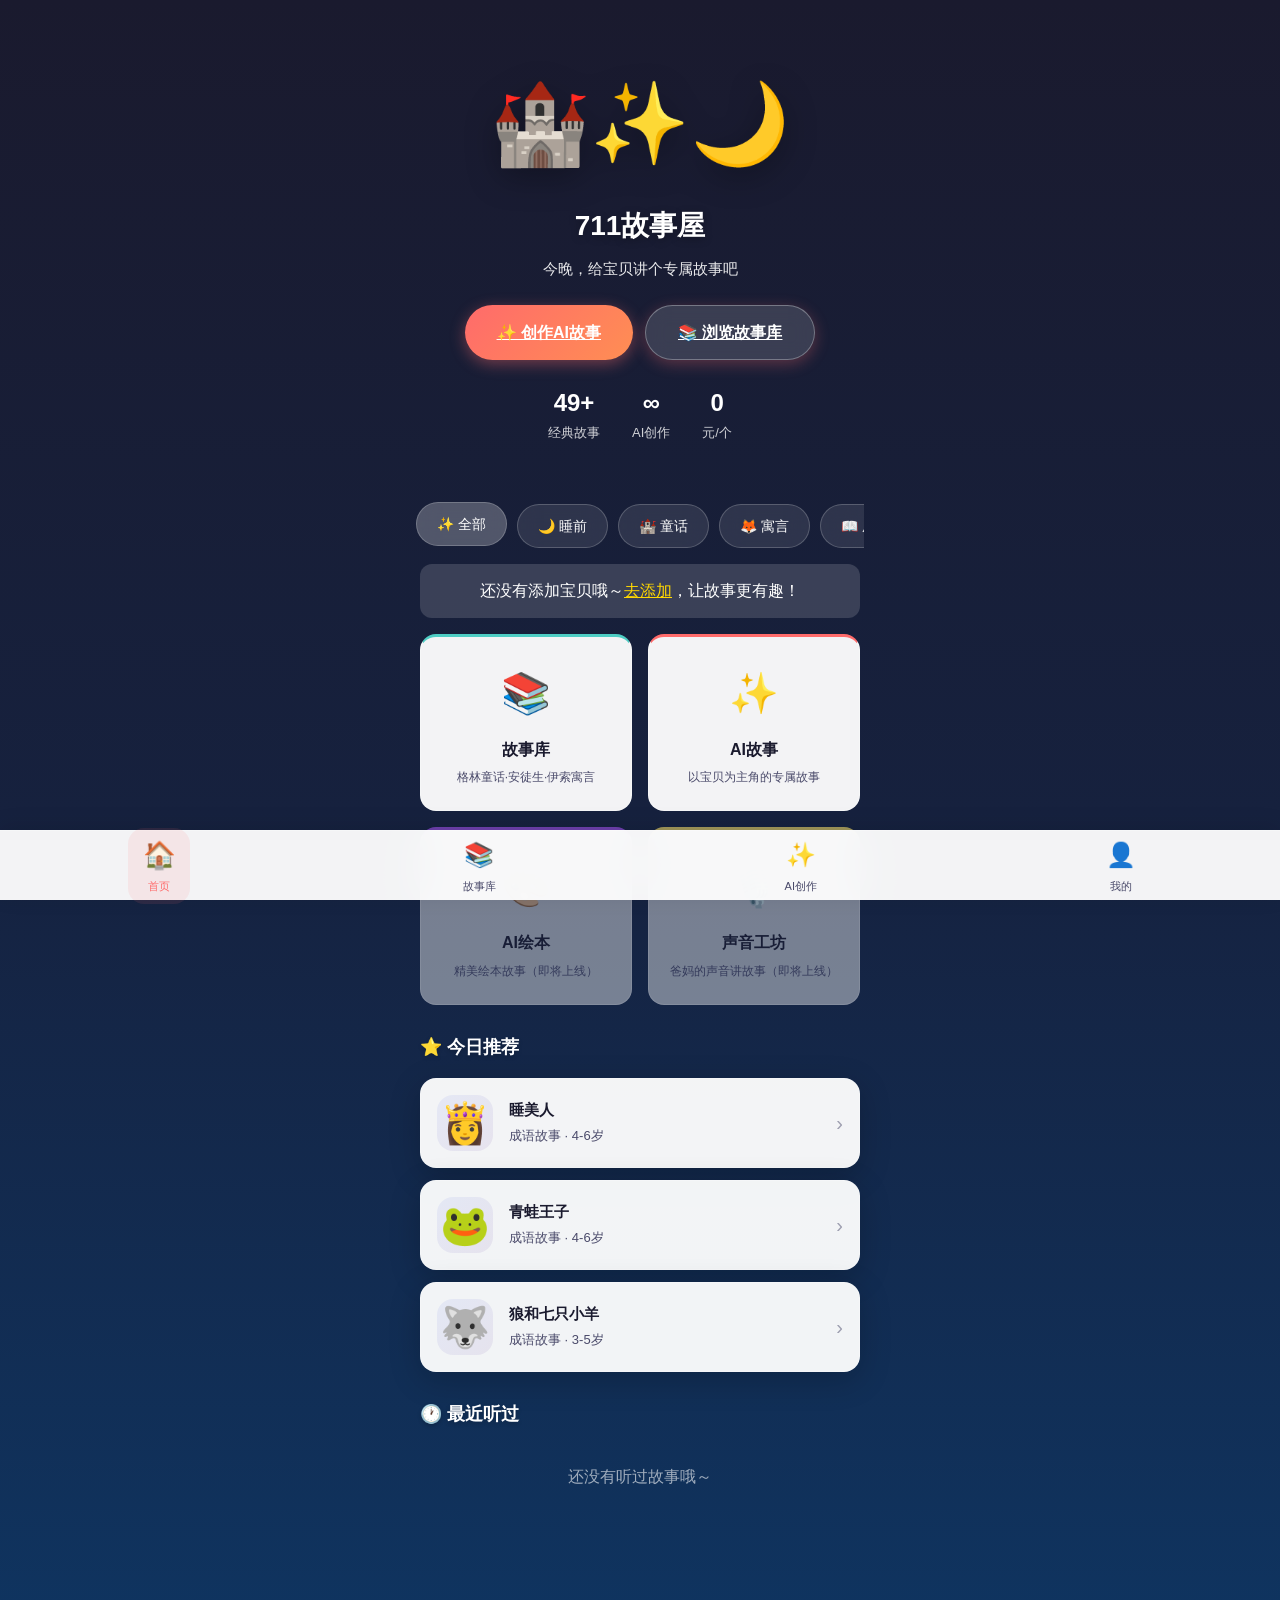
<file: index.html>
<!DOCTYPE html>
<html lang="zh-CN">
<head>
  <meta charset="UTF-8">
  <meta name="viewport" content="width=device-width, initial-scale=1.0, user-scalable=no">
  <title>711故事屋 - 宝贝的专属睡前故事</title>
  <link rel="manifest" href="manifest.json">
  <meta name="theme-color" content="#1a1a2e">
  <meta name="description" content="用AI为宝贝创作专属睡前故事">
  <link rel="stylesheet" href="css/common.css">
  <style>
    /* 首页特有样式 */
    .hero-section {
      text-align: center;
      padding: 40px 0 32px;
      color: #fff;
    }
    
    .hero-illustration {
      font-size: 80px;
      margin-bottom: 16px;
      filter: drop-shadow(0 8px 16px rgba(0,0,0,0.3));
      animation: float 3s ease-in-out infinite;
    }
    
    @keyframes float {
      0%, 100% { transform: translateY(0); }
      50% { transform: translateY(-10px); }
    }
    
    .hero-title {
      font-size: 28px;
      font-weight: 700;
      margin-bottom: 8px;
      text-shadow: 0 2px 8px rgba(0,0,0,0.3);
    }
    
    .hero-subtitle {
      font-size: 15px;
      opacity: 0.9;
      margin-bottom: 24px;
    }
    
    .hero-cta {
      display: flex;
      gap: 12px;
      justify-content: center;
      flex-wrap: wrap;
    }
    
    .btn-primary {
      background: linear-gradient(135deg, #FF6B6B, #FF8E53);
      box-shadow: 0 4px 15px rgba(255,107,107,0.4);
    }
    
    .btn-secondary {
      background: rgba(255,255,255,0.15);
      backdrop-filter: blur(10px);
      border: 1px solid rgba(255,255,255,0.3);
    }
    
    .stats-bar {
      display: flex;
      justify-content: center;
      gap: 32px;
      margin: 24px 0;
      color: rgba(255,255,255,0.8);
      font-size: 13px;
    }
    
    .stats-item {
      text-align: center;
    }
    
    .stats-item .number {
      font-size: 24px;
      font-weight: 700;
      color: #fff;
      display: block;
    }
    
    /* 分类标签 */
    .category-tags {
      display: flex;
      gap: 10px;
      overflow-x: auto;
      padding: 4px 0 16px;
      margin: 0 -4px;
      scrollbar-width: none;
    }
    
    .category-tags::-webkit-scrollbar {
      display: none;
    }
    
    .category-tag {
      flex-shrink: 0;
      padding: 10px 20px;
      background: rgba(255,255,255,0.1);
      backdrop-filter: blur(10px);
      border-radius: 24px;
      color: #fff;
      text-decoration: none;
      font-size: 14px;
      border: 1px solid rgba(255,255,255,0.2);
      transition: all 0.3s;
    }
    
    .category-tag:hover,
    .category-tag.active {
      background: rgba(255,255,255,0.25);
      transform: translateY(-2px);
    }
    
    .category-tag .emoji {
      margin-right: 4px;
    }
  </style>
</head>
<body>
  <div class="container">
    <!-- Hero Section -->
    <div class="hero-section">
      <div class="hero-illustration">🏰✨🌙</div>
      <h1 class="hero-title">711故事屋</h1>
      <p class="hero-subtitle">今晚，给宝贝讲个专属故事吧</p>
      
      <div class="hero-cta">
        <a href="create.html" class="btn btn-primary">✨ 创作AI故事</a>
        <a href="library.html" class="btn btn-secondary">📚 浏览故事库</a>
      </div>
      
      <div class="stats-bar">
        <div class="stats-item">
          <span class="number">49+</span>
          <span>经典故事</span>
        </div>
        <div class="stats-item">
          <span class="number">∞</span>
          <span>AI创作</span>
        </div>
        <div class="stats-item">
          <span class="number">0</span>
          <span>元/个</span>
        </div>
      </div>
    </div>
    
    <!-- 分类标签 -->
    <div class="category-tags">
      <a href="library.html" class="category-tag active"><span class="emoji">✨</span>全部</a>
      <a href="library.html?category=bedtime" class="category-tag"><span class="emoji">🌙</span>睡前</a>
      <a href="library.html?category=fairy" class="category-tag"><span class="emoji">🏰</span>童话</a>
      <a href="library.html?category=fable" class="category-tag"><span class="emoji">🦊</span>寓言</a>
      <a href="library.html?category=idiom" class="category-tag"><span class="emoji">📖</span>成语</a>
    </div>

    <!-- Child Badge -->
    <a href="profile.html" class="child-badge" id="childBadge" style="display:none">
      <span class="avatar" id="childEmoji">👶</span>
      <span id="childName">添加宝贝</span>
    </a>

    <div class="no-child-tip" id="no-child-tip">
      还没有添加宝贝哦～<a href="profile.html">去添加</a>，让故事更有趣！
    </div>

    <!-- Feature Grid -->
    <div class="feature-grid">
      <a href="library.html" class="feature-card">
        <span class="icon">📚</span>
        <h3>故事库</h3>
        <p>格林童话·安徒生·伊索寓言</p>
      </a>
      <a href="create.html" class="feature-card">
        <span class="icon">✨</span>
        <h3>AI故事</h3>
        <p>以宝贝为主角的专属故事</p>
      </a>
      <div class="feature-card coming-soon">
        <span class="icon">🎨</span>
        <h3>AI绘本</h3>
        <p>精美绘本故事（即将上线）</p>
      </div>
      <div class="feature-card coming-soon">
        <span class="icon">🎙️</span>
        <h3>声音工坊</h3>
        <p>爸妈的声音讲故事（即将上线）</p>
      </div>
    </div>

    <!-- 今日推荐 -->
    <div class="section-title">⭐ 今日推荐</div>
    <div id="recommendList"></div>

    <!-- 最近听过 -->
    <div class="section-title">🕐 最近听过</div>
    <div id="recentList"></div>
  </div>

  <nav class="nav-bar">
    <a href="index.html" class="active"><span class="icon">🏠</span>首页</a>
    <a href="library.html"><span class="icon">📚</span>故事库</a>
    <a href="create.html"><span class="icon">✨</span>AI创作</a>
    <a href="profile.html"><span class="icon">👤</span>我的</a>
  </nav>

  <script src="js/utils.js"></script>
  <script src="js/storage.js"></script>
  <script src="js/story-data.js"></script>
  <script src="js/app.js"></script>
  <script>
    // Update child badge
    const child = ChildStore.getDefault();
    if (child) {
      document.getElementById('childBadge').style.display = 'inline-flex';
      document.getElementById('childEmoji').textContent = getGenderEmoji(child.gender);
      document.getElementById('childName').textContent = child.name;
      document.getElementById('no-child-tip').style.display = 'none';
    }

    // Render recommendations
    (function() {
      const list = document.getElementById('recommendList');
      const stories = StoryData.getRandom(3);
      list.innerHTML = stories.map(s => `
        <a href="reader.html?id=${s.id}&source=library" class="story-card">
          <div class="thumb">${s.emoji}</div>
          <div class="info">
            <h4>${s.title}</h4>
            <p>${s.category === 'bedtime' ? '睡前故事' : s.category === 'fairy' ? '童话故事' : s.category === 'fable' ? '寓言故事' : '成语故事'} · ${s.ageRange}岁</p>
          </div>
          <span class="arrow">›</span>
        </a>
      `).join('');
    })();

    // Render recent
    (function() {
      const list = document.getElementById('recentList');
      const history = StoryStore.getHistory().slice(0, 3);
      if (history.length === 0) {
        list.innerHTML = '<div style="color:rgba(255,255,255,0.6);text-align:center;padding:20px;">还没有听过故事哦～</div>';
        return;
      }
      list.innerHTML = history.map(h => {
        const story = StoryData.getById(h.originalId);
        if (!story) return '';
        return `
          <a href="reader.html?id=${story.id}&source=library" class="story-card">
            <div class="thumb">${story.emoji}</div>
            <div class="info">
              <h4>${story.title}</h4>
              <p>${formatDate(h.timestamp)}</p>
            </div>
            <span class="arrow">›</span>
          </a>
        `;
      }).join('');
    })();
  </script>
</body>
</html>
</file>
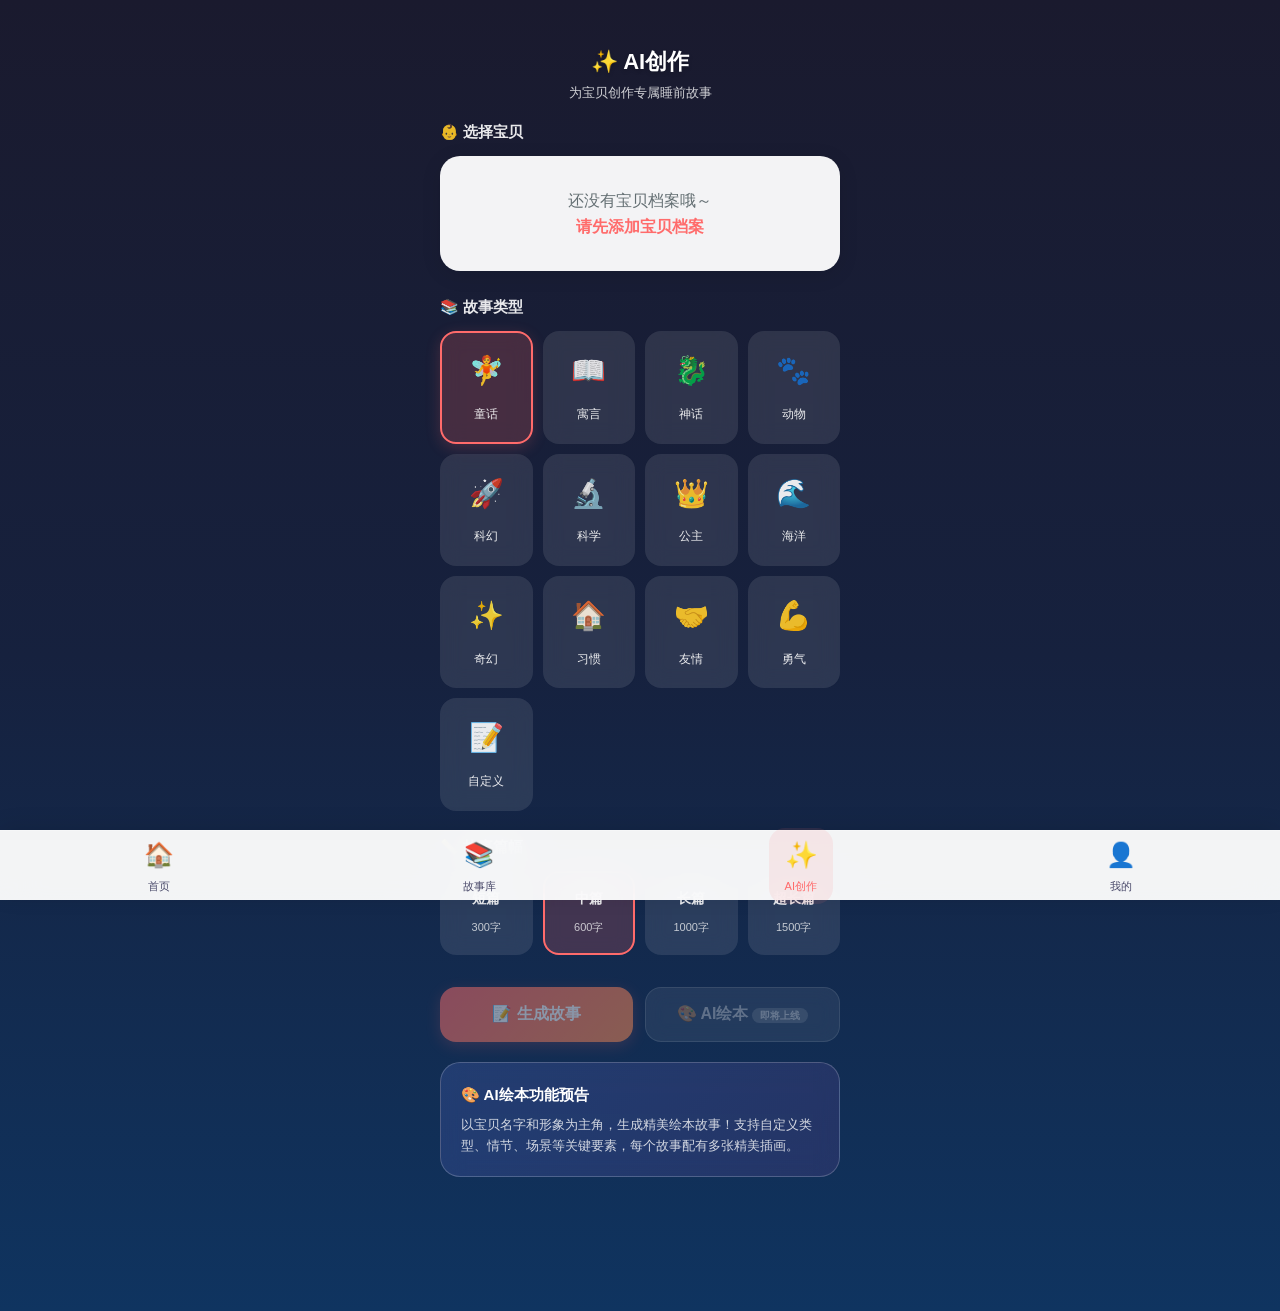
<file: create.html>
<!DOCTYPE html>
<html lang="zh-CN">
<head>
  <meta charset="UTF-8">
  <meta name="viewport" content="width=device-width, initial-scale=1.0, user-scalable=no">
  <title>AI创作 - 711故事屋</title>
  <link rel="stylesheet" href="css/common.css">
  <style>
    .page-header {
      text-align: center;
      padding: 24px 0 16px;
      color: #fff;
    }
    
    .page-header h1 {
      font-size: 22px;
      font-weight: 700;
      text-shadow: 0 2px 4px rgba(0,0,0,0.2);
    }
    
    .page-header p {
      font-size: 13px;
      opacity: 0.8;
      margin-top: 4px;
    }

    .section { 
      margin-bottom: 24px; 
      padding: 0 20px;
    }
    
    .section-label { 
      font-size: 15px; 
      font-weight: 600; 
      color: rgba(255,255,255,0.9); 
      margin-bottom: 12px; 
      display: flex; 
      align-items: center; 
      gap: 8px; 
    }

    /* 孩子选择 */
    .child-list { 
      display: flex; 
      gap: 10px; 
      overflow-x: auto; 
      padding: 4px 0 8px;
      scrollbar-width: none;
    }
    
    .child-list::-webkit-scrollbar { display: none; }
    
    .child-chip { 
      display: flex; 
      align-items: center; 
      gap: 8px; 
      padding: 12px 18px; 
      border-radius: 20px; 
      background: rgba(255,255,255,0.1);
      backdrop-filter: blur(10px);
      cursor: pointer; 
      white-space: nowrap; 
      border: 2px solid transparent; 
      transition: all 0.3s;
      flex-shrink: 0;
      color: rgba(255,255,255,0.9);
    }
    
    .child-chip.selected { 
      border-color: #FF6B6B;
      background: rgba(255,107,107,0.2);
    }
    
    .child-chip .avatar { 
      font-size: 24px; 
    }
    
    .child-chip .cname { 
      font-size: 14px; 
      font-weight: 600;
    }
    
    .no-child-card { 
      background: rgba(255,255,255,0.95);
      border-radius: 20px; 
      padding: 32px; 
      text-align: center; 
      color: #636e72;
      box-shadow: 0 4px 20px rgba(0,0,0,0.1);
    }
    
    .no-child-card a { 
      color: #FF6B6B;
      text-decoration: none;
      font-weight: 600;
    }

    /* 故事类型网格 */
    .type-grid { 
      display: grid; 
      grid-template-columns: repeat(4, 1fr); 
      gap: 10px; 
    }
    
    .type-item { 
      background: rgba(255,255,255,0.1);
      backdrop-filter: blur(10px);
      border-radius: 16px; 
      padding: 16px 8px; 
      text-align: center; 
      cursor: pointer; 
      border: 2px solid transparent; 
      transition: all 0.3s;
      color: rgba(255,255,255,0.9);
    }
    
    .type-item.selected { 
      border-color: #FF6B6B;
      background: rgba(255,107,107,0.2);
      box-shadow: 0 4px 15px rgba(255,107,107,0.2);
    }
    
    .type-item .temoji { 
      font-size: 28px; 
      display: block; 
      margin-bottom: 6px; 
    }
    
    .type-item .tname { 
      font-size: 12px;
      font-weight: 500;
    }

    /* 自定义输入 */
    .custom-input { 
      display: none; 
      margin-top: 12px; 
    }
    
    .custom-input.show { 
      display: block; 
    }
    
    .custom-input textarea { 
      width: 100%; 
      padding: 16px; 
      border: 2px solid rgba(255,255,255,0.2);
      border-radius: 16px; 
      font-size: 15px; 
      resize: none; 
      height: 80px; 
      background: rgba(255,255,255,0.1);
      backdrop-filter: blur(10px);
      color: #fff;
      box-sizing: border-box;
    }
    
    .custom-input textarea::placeholder {
      color: rgba(255,255,255,0.5);
    }
    
    .custom-input textarea:focus {
      outline: none;
      border-color: #FF6B6B;
    }

    /* 篇幅选择 */
    .length-row { 
      display: flex; 
      gap: 10px; 
    }
    
    .length-item { 
      flex: 1; 
      padding: 14px 8px; 
      border-radius: 16px; 
      background: rgba(255,255,255,0.1);
      backdrop-filter: blur(10px);
      text-align: center; 
      cursor: pointer; 
      border: 2px solid transparent; 
      transition: all 0.3s;
      color: rgba(255,255,255,0.9);
    }
    
    .length-item.selected { 
      border-color: #FF6B6B;
      background: rgba(255,107,107,0.2);
    }
    
    .length-item .lname { 
      font-size: 14px; 
      font-weight: 600;
      display: block;
      margin-bottom: 4px;
    }
    
    .length-item .ldesc { 
      font-size: 11px; 
      opacity: 0.8;
    }

    /* 按钮区 */
    .btn-row { 
      display: flex; 
      gap: 12px; 
      margin-top: 32px;
      padding: 0 20px;
    }
    
    .gen-btn { 
      flex: 1; 
      padding: 16px; 
      border: none; 
      border-radius: 16px; 
      font-size: 16px; 
      font-weight: 600; 
      cursor: pointer; 
      transition: all 0.3s;
    }
    
    .gen-btn-text { 
      background: linear-gradient(135deg, #FF6B6B, #FF8E53);
      color: #fff;
      box-shadow: 0 4px 15px rgba(255,107,107,0.3);
    }
    
    .gen-btn-text:hover:not(:disabled) {
      transform: translateY(-2px);
      box-shadow: 0 8px 25px rgba(255,107,107,0.4);
    }
    
    .gen-btn-pic { 
      background: rgba(255,255,255,0.15);
      backdrop-filter: blur(10px);
      color: rgba(255,255,255,0.6);
      border: 1px solid rgba(255,255,255,0.2);
    }
    
    .gen-btn:disabled { 
      opacity: .5; 
      cursor: default; 
    }
    
    .coming-tag { 
      font-size: 10px; 
      background: rgba(255,255,255,.2); 
      padding: 2px 8px; 
      border-radius: 10px; 
      margin-left: 4px; 
    }

    /* 功能预告卡片 */
    .feature-preview {
      margin: 20px;
      padding: 20px;
      background: linear-gradient(135deg, rgba(102,126,234,0.2), rgba(118,75,162,0.2));
      border-radius: 20px;
      border: 1px solid rgba(255,255,255,0.2);
      backdrop-filter: blur(10px);
    }
    
    .feature-preview h3 {
      color: #fff;
      font-size: 15px;
      margin-bottom: 8px;
      display: flex;
      align-items: center;
      gap: 8px;
    }
    
    .feature-preview p {
      color: rgba(255,255,255,0.8);
      font-size: 13px;
      line-height: 1.6;
    }

    /* 加载遮罩 */
    .loading-mask { 
      display: none; 
      position: fixed; 
      inset: 0; 
      background: rgba(0,0,0,.7); 
      z-index: 300; 
      justify-content: center; 
      align-items: center;
      backdrop-filter: blur(5px);
    }
    
    .loading-mask.show { 
      display: flex; 
    }
    
    .loading-box { 
      background: rgba(255,255,255,0.95);
      border-radius: 24px; 
      padding: 48px 40px; 
      text-align: center; 
      max-width: 300px;
      box-shadow: 0 20px 60px rgba(0,0,0,0.3);
    }
    
    .loading-box .spinner { 
      font-size: 56px; 
      animation: spin 2s linear infinite; 
      display: inline-block; 
    }
    
    @keyframes spin { 
      100% { transform: rotate(360deg); } 
    }
    
    .loading-box .ltxt { 
      margin-top: 20px; 
      font-size: 16px; 
      color: #1a1a2e;
      font-weight: 500;
      line-height: 1.6;
    }
  </style>
</head>
<body>
  <div class="container">
    <div class="page-header">
      <h1>✨ AI创作</h1>
      <p>为宝贝创作专属睡前故事</p>
    </div>

    <!-- 选择孩子 -->
    <div class="section">
      <div class="section-label">👶 选择宝贝</div>
      <div id="childArea"></div>
    </div>

    <!-- 故事类型 -->
    <div class="section">
      <div class="section-label">📚 故事类型</div>
      <div class="type-grid" id="typeGrid"></div>
      <div class="custom-input" id="customInput">
        <textarea id="customPrompt" placeholder="比如：教孩子学会分享、不怕黑..."></textarea>
      </div>
    </div>

    <!-- 篇幅 -->
    <div class="section">
      <div class="section-label">📏 故事篇幅</div>
      <div class="length-row" id="lengthRow"></div>
    </div>

    <!-- 按钮 -->
    <div class="btn-row">
      <button class="gen-btn gen-btn-text" id="genTextBtn" onclick="doGenerate()">📝 生成故事</button>
      <button class="gen-btn gen-btn-pic" disabled>🎨 AI绘本<span class="coming-tag">即将上线</span></button>
    </div>
    
    <!-- 功能预告 -->
    <div class="feature-preview">
      <h3>🎨 AI绘本功能预告</h3>
      <p>以宝贝名字和形象为主角，生成精美绘本故事！支持自定义类型、情节、场景等关键要素，每个故事配有多张精美插画。</p>
    </div>
  </div>

  <!-- 加载遮罩 -->
  <div class="loading-mask" id="loadingMask">
    <div class="loading-box">
      <div class="spinner">✨</div>
      <div class="ltxt" id="loadingText">AI正在编织故事...</div>
    </div>
  </div>

  <nav class="nav-bar">
    <a href="index.html"><span class="icon">🏠</span>首页</a>
    <a href="library.html"><span class="icon">📚</span>故事库</a>
    <a href="create.html" class="active"><span class="icon">✨</span>AI创作</a>
    <a href="profile.html"><span class="icon">👤</span>我的</a>
  </nav>

  <script src="js/utils.js?v=4"></script>
  <script src="js/storage.js?v=4"></script>
  <script>
// === INLINED story-ai.js v4.0 (bypass CDN cache) ===
const API_CONFIG = {
  storyUrl: 'https://api.stepfun.com/v1/chat/completions',
  apiKey: '4oS7T7XAKtsj9jA21J0ThpPqbU6UXmVmFeLdEOLLNGpaiGrcHi9Mym5aRNtWnHiix'
};

const StoryAI = {
  API_URL: API_CONFIG.storyUrl,
  API_KEY: API_CONFIG.apiKey,
  MODEL: 'step-3.5-flash',
  
  lengthConfig: {
    short:  { wordCount: 300,  pageCount: 2, desc: '短篇' },
    medium: { wordCount: 600,  pageCount: 4, desc: '中篇' },
    long:   { wordCount: 1000, pageCount: 6, desc: '长篇' },
    extra:  { wordCount: 1500, pageCount: 8, desc: '超长篇' }
  },
  
  typeDesc: {
    fairy: '童话故事', fable: '寓言故事', myth: '神话传说',
    animal: '动物故事', scifi: '科幻冒险', science: '科学探索',
    princess: '公主故事', ocean: '海洋冒险', fantasy: '奇幻冒险',
    habit: '好习惯养成', friendship: '友情故事', courage: '勇气故事',
    custom: '自定义'
  },
  
  safetyGuidelines: '禁止恐怖、焦虑、不当示范、危险行为、复杂负面情绪内容。用温馨安全的方式替代。',
  
  getCognitiveElements(age) {
    if (age <= 3) return '融入基础认知：数数(1-5)、基本颜色、简单形状。句子简短(10字以内)，多用叠词和拟声词';
    if (age <= 4) return '融入基础认知：数数(1-10)、颜色、形状、常见动物。句子简短，适当重复';
    if (age <= 6) return '融入社交认知：情感词汇(开心/难过/骄傲)、社交概念(分享/轮流/说请和谢谢)';
    return '融入成长认知：简单逻辑推理、因果关系、友谊与合作的深层意义';
  },
  
  getLanguageStyle(age) {
    if (age <= 3) return '语言风格：句子极短(5-10字)，节奏重复，多用叠词和拟声词';
    if (age <= 4) return '语言风格：句子简短(10-15字)，节奏舒缓，多用拟声词';
    return '语言风格：优美生动，适当使用形容词，情节完整有起伏';
  },
  
  async generateStory(opts) {
    try { return await this._doGenerate(opts); }
    catch(e) {
      if (window.location.protocol === 'file:') return this._getMockStory(opts.childName, opts.childAge, opts.childGender, opts.storyType);
      throw e;
    }
  },
  
  _getMockStory(childName, childAge, childGender, storyType) {
    return {
      title: childName + '的奇妙冒险',
      pages: [
        { text: '从前，在一个美丽的彩虹山谷里，住着一个叫' + childName + '的小朋友。一天早晨，' + childName + '发现家门口多了一扇神奇的小门。', scene: '彩虹山谷' },
        { text: childName + '推开门，发现了一个奇妙的花园！会说话的花朵、跳舞的蝴蝶。太阳下山了，' + childName + '带着星星种子回到家，做了一个甜甜的梦。', scene: '梦想花园' }
      ],
      tip: '勇敢不是不害怕，而是即使害怕也愿意尝试',
      moral: '善良和勇敢能让世界变得更美好',
      wish: childName + '能永远保持善良和勇敢的心'
    };
  },
  
  async _doGenerate({ childName, childAge, childGender, storyType, customPrompt, length }) {
    const cfg = this.lengthConfig[length] || this.lengthConfig.medium;
    const genderDesc = childGender === 'girl' ? '女孩' : '男孩';
    const pronoun = childGender === 'girl' ? '她' : '他';
    let typeDesc = this.typeDesc[storyType] || '童话故事';
    if (storyType === 'custom' && customPrompt) typeDesc = '关于"' + customPrompt + '"的定制故事';
    
    const scenes = ['魔法森林', '彩虹山谷', '星星湖畔', '云朵城堡', '糖果小镇', '水晶海底'];
    const scene = scenes[Math.floor(Math.random() * scenes.length)];
    
    const prompt = '你是一位专业的儿童睡前故事作家。请为一个叫"' + childName + '"的' + childAge + '岁' + genderDesc + '创作一个睡前故事。主角：' + childName + '（' + genderDesc + '），场景：' + scene + '，类型：' + typeDesc + '，字数：约' + cfg.wordCount + '字，分成' + cfg.pageCount + '个自然段落。风格温馨优美，适当使用拟声词。' + this.getCognitiveElements(childAge) + ' ' + this.getLanguageStyle(childAge) + ' ' + this.safetyGuidelines + ' 请按以下JSON格式输出（只输出JSON）：{"title":"故事标题（包含' + childName + '）","pages":[{"text":"段落内容","scene":"场景画面描述"}],"tip":"给' + childName + '的成长小贴士","moral":"核心道理（一句话）","wish":"对' + childName + '的温馨祝愿"}';
    
    const res = await fetch(this.API_URL, {
      method: 'POST',
      headers: { 'Content-Type': 'application/json', 'Authorization': 'Bearer ' + this.API_KEY },
      body: JSON.stringify({
        model: this.MODEL,
        max_tokens: 4096,
        temperature: 0.8,
        response_format: { type: 'json_object' },
        messages: [
          { role: 'system', content: '你是一个专业的儿童睡前故事创作助手。请始终用中文回复，输出合法的JSON格式，不要输出任何非JSON内容。' },
          { role: 'user', content: prompt }
        ]
      })
    });
    
    if (!res.ok) { const err = await res.text(); throw new Error('API请求失败: ' + res.status); }
    
    const data = await res.json();
    let content = data.choices && data.choices[0] && data.choices[0].message && data.choices[0].message.content || '';
    
    // 清理和修复 JSON
    content = content.trim();
    // 移除可能的 markdown 代码块
    content = content.replace(/^```json\s*/i, '').replace(/```\s*$/i, '');
    content = content.replace(/^```\s*/i, '').replace(/```\s*$/i, '');
    
    // 尝试解析 JSON
    try {
      return JSON.parse(content);
    } catch (parseErr) {
      console.error('JSON解析失败，尝试修复:', parseErr);
      // 尝试修复常见的 JSON 错误
      // 1. 修复未加引号的属性名
      content = content.replace(/([{,]\s*)([a-zA-Z_][a-zA-Z0-9_]*)\s*:/g, '$1"$2":');
      // 2. 修复单引号
      content = content.replace(/'/g, '"');
      // 3. 修复多余的逗号
      content = content.replace(/,\s*([}\]])/g, '$1');
      // 4. 修复缺失的引号（简单情况）
      content = content.replace(/:([a-zA-Z\u4e00-\u9fa5][^,}\]]*)/g, ':"$1"');
      
      try {
        return JSON.parse(content);
      } catch (fixErr) {
        console.error('JSON修复后仍失败:', fixErr);
        throw new Error('AI返回的内容格式不正确，请重试');
      }
    }
  }
};
// === END INLINED ===
  </script>
  <script src="js/app.js?v=4"></script>
  <script>
    // State
    let selectedChildId = null;
    let selectedType = 'fairy';
    let selectedLength = 'medium';

    const storyTypes = [
      { key: 'fairy', emoji: '🧚', name: '童话' },
      { key: 'fable', emoji: '📖', name: '寓言' },
      { key: 'myth', emoji: '🐉', name: '神话' },
      { key: 'animal', emoji: '🐾', name: '动物' },
      { key: 'scifi', emoji: '🚀', name: '科幻' },
      { key: 'science', emoji: '🔬', name: '科学' },
      { key: 'princess', emoji: '👑', name: '公主' },
      { key: 'ocean', emoji: '🌊', name: '海洋' },
      { key: 'fantasy', emoji: '✨', name: '奇幻' },
      { key: 'habit', emoji: '🏠', name: '习惯' },
      { key: 'friendship', emoji: '🤝', name: '友情' },
      { key: 'courage', emoji: '💪', name: '勇气' },
      { key: 'custom', emoji: '📝', name: '自定义' }
    ];

    const lengths = [
      { key: 'short', name: '短篇', desc: '300字' },
      { key: 'medium', name: '中篇', desc: '600字' },
      { key: 'long', name: '长篇', desc: '1000字' },
      { key: 'extra', name: '超长篇', desc: '1500字' }
    ];

    function initPage() {
      // Children
      const children = ChildStore.getAll();
      const area = document.getElementById('childArea');
      if (children.length === 0) {
        area.innerHTML = '<div class="no-child-card">还没有宝贝档案哦～<br><a href="profile.html">请先添加宝贝档案</a></div>';
        document.getElementById('genTextBtn').disabled = true;
      } else {
        selectedChildId = (ChildStore.getDefault() || children[0]).id;
        area.innerHTML = '<div class="child-list">' + children.map(c =>
          `<div class="child-chip ${c.id === selectedChildId ? 'selected' : ''}" onclick="selectChild('${c.id}')">
            <span class="avatar">${getGenderEmoji(c.gender)}</span>
            <span class="cname">${c.name}</span>
          </div>`
        ).join('') + '</div>';
      }

      // Types
      document.getElementById('typeGrid').innerHTML = storyTypes.map(t =>
        `<div class="type-item ${t.key === selectedType ? 'selected' : ''}" onclick="selectType('${t.key}')">
          <span class="temoji">${t.emoji}</span>
          <span class="tname">${t.name}</span>
        </div>`
      ).join('');

      // Lengths
      document.getElementById('lengthRow').innerHTML = lengths.map(l =>
        `<div class="length-item ${l.key === selectedLength ? 'selected' : ''}" onclick="selectLength('${l.key}')">
          <span class="lname">${l.name}</span>
          <span class="ldesc">${l.desc}</span>
        </div>`
      ).join('');
    }

    function selectChild(id) {
      selectedChildId = id;
      document.querySelectorAll('.child-chip').forEach(el => {
        const isSelected = el.getAttribute('onclick').includes(id);
        el.classList.toggle('selected', isSelected);
      });
    }

    function selectType(key) {
      selectedType = key;
      document.querySelectorAll('.type-item').forEach(el => el.classList.remove('selected'));
      event.currentTarget.classList.add('selected');
      document.getElementById('customInput').classList.toggle('show', key === 'custom');
    }

    function selectLength(key) {
      selectedLength = key;
      document.querySelectorAll('.length-item').forEach(el => el.classList.remove('selected'));
      event.currentTarget.classList.add('selected');
    }

    async function doGenerate() {
      const child = ChildStore.get(selectedChildId);
      if (!child) { alert('请先选择宝贝'); return; }

      const customPrompt = document.getElementById('customPrompt').value.trim();
      if (selectedType === 'custom' && !customPrompt) { alert('请输入自定义故事主题'); return; }

      // Show loading
      document.getElementById('loadingText').textContent = `AI正在为${child.name}编织故事... ✨`;
      document.getElementById('loadingMask').classList.add('show');

      try {
        const result = await StoryAI.generateStory({
          childName: child.name,
          childAge: child.age || 5,
          childGender: child.gender,
          storyType: selectedType,
          customPrompt,
          length: selectedLength
        });

        // Save to StoryStore
        const saved = StoryStore.add({
          source: 'ai',
          title: result.title,
          emoji: storyTypes.find(t => t.key === selectedType)?.emoji || '✨',
          category: selectedType,
          childId: child.id,
          childName: child.name,
          pages: result.pages,
          tip: result.tip || '',
          moral: result.moral || '',
          wish: result.wish || '',
          content: result.pages.map(p => p.text).join('\n\n')
        });

        // Navigate to reader
        window.location.href = `reader.html?source=ai&storyId=${saved.id}`;
      } catch(e) {
        console.error(e);
        alert('生成失败：' + e.message);
      } finally {
        document.getElementById('loadingMask').classList.remove('show');
      }
    }

    initPage();
  </script>
</body>
</html>
</file>
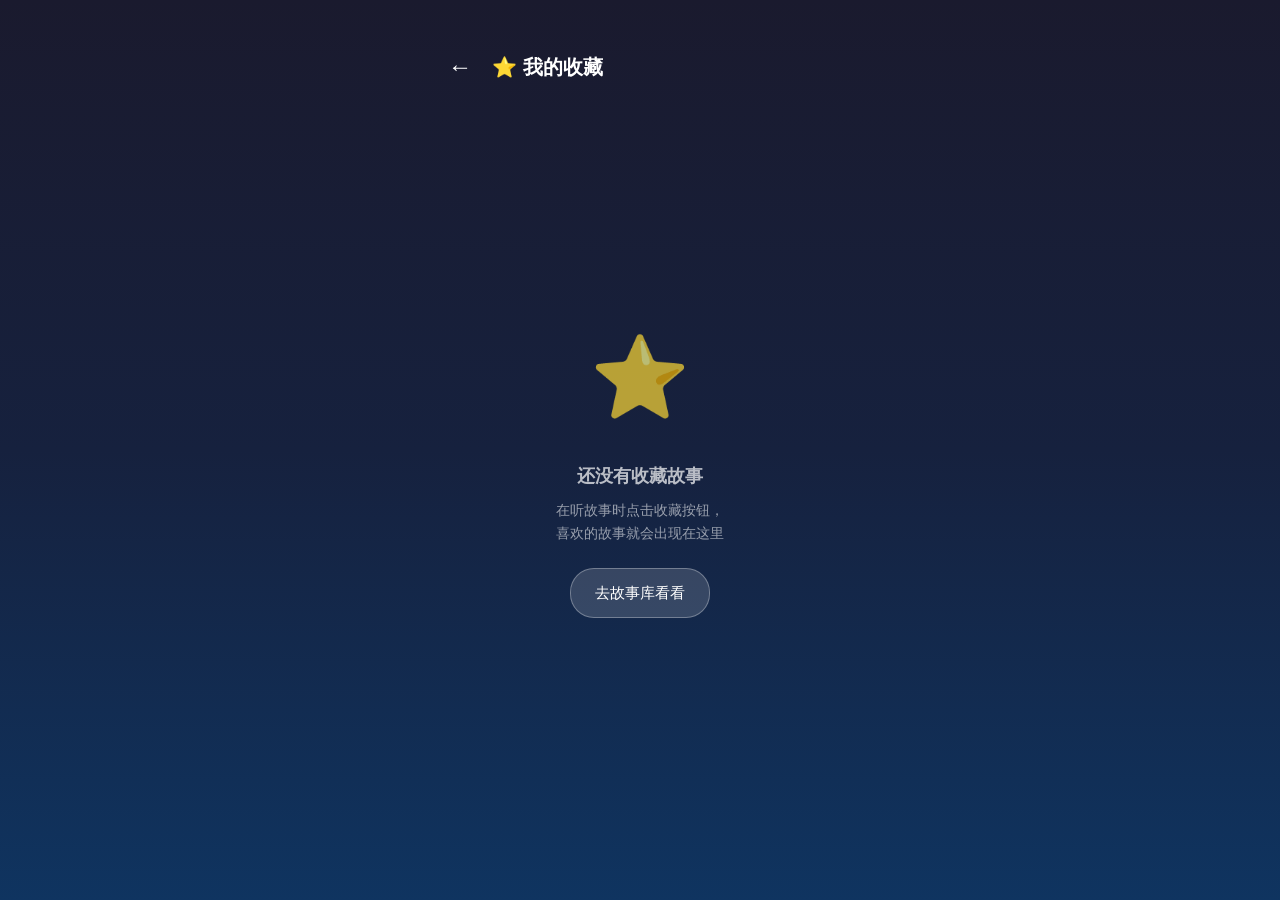
<file: favorites.html>
<!DOCTYPE html>
<html lang="zh-CN">
<head>
  <meta charset="UTF-8">
  <meta name="viewport" content="width=device-width, initial-scale=1.0, user-scalable=no">
  <title>我的收藏 - 711故事屋</title>
  <link rel="stylesheet" href="css/common.css">
  <style>
    .page-header {
      display: flex;
      align-items: center;
      gap: 12px;
      padding: 20px;
      color: #fff;
    }
    
    .back-btn {
      font-size: 24px;
      text-decoration: none;
      color: #fff;
      padding: 8px;
    }
    
    .page-header h1 {
      font-size: 20px;
      font-weight: 700;
    }
    
    .story-list {
      padding: 0 20px 100px;
    }
    
    .story-card {
      display: flex;
      align-items: center;
      gap: 16px;
      background: rgba(255,255,255,0.95);
      border-radius: 20px;
      padding: 16px;
      margin-bottom: 12px;
      box-shadow: 0 4px 20px rgba(0,0,0,0.1);
      text-decoration: none;
      color: #1a1a2e;
      transition: all 0.3s;
      border: 1px solid rgba(255,255,255,0.3);
    }
    
    .story-card:hover {
      transform: translateX(4px);
      box-shadow: 0 8px 30px rgba(0,0,0,0.15);
    }
    
    .story-emoji {
      font-size: 44px;
      min-width: 56px;
      height: 56px;
      display: flex;
      align-items: center;
      justify-content: center;
      background: linear-gradient(135deg, rgba(255,107,107,0.1), rgba(255,142,83,0.1));
      border-radius: 16px;
    }
    
    .story-info {
      flex: 1;
    }
    
    .story-title {
      font-size: 16px;
      font-weight: 600;
      margin-bottom: 4px;
    }
    
    .story-meta {
      font-size: 13px;
      color: #636e72;
    }
    
    .story-arrow {
      font-size: 20px;
      color: #b2bec3;
    }
    
    .empty-state {
      text-align: center;
      padding: 100px 20px;
      color: rgba(255,255,255,0.7);
    }
    
    .empty-emoji {
      font-size: 80px;
      margin-bottom: 20px;
    }
    
    .empty-state h3 {
      font-size: 18px;
      margin-bottom: 8px;
    }
    
    .empty-state p {
      font-size: 14px;
      opacity: 0.8;
      margin-bottom: 24px;
    }
    
    .btn-outline {
      display: inline-block;
      padding: 12px 24px;
      background: rgba(255,255,255,0.15);
      border: 1px solid rgba(255,255,255,0.3);
      border-radius: 24px;
      color: #fff;
      text-decoration: none;
      font-size: 15px;
      transition: all 0.3s;
    }
    
    .btn-outline:hover {
      background: rgba(255,255,255,0.25);
    }
  </style>
</head>
<body>
  <div class="container">
    <div class="page-header">
      <a href="profile.html" class="back-btn">←</a>
      <h1>⭐ 我的收藏</h1>
    </div>
    
    <div class="story-list" id="favList"></div>
    
    <div class="empty-state" id="emptyState" style="display:none">
      <div class="empty-emoji">⭐</div>
      <h3>还没有收藏故事</h3>
      <p>在听故事时点击收藏按钮，<br>喜欢的故事就会出现在这里</p>
      <a href="library.html" class="btn-outline">去故事库看看</a>
    </div>
  </div>

  <script src="js/utils.js"></script>
  <script src="js/storage.js"></script>
  <script src="js/story-data.js"></script>
  <script>
    function render() {
      const favorites = StoryStore.getAll().filter(s => s.favorite);
      const list = document.getElementById('favList');
      const empty = document.getElementById('emptyState');
      
      if (favorites.length === 0) {
        list.innerHTML = '';
        empty.style.display = 'block';
        return;
      }
      
      empty.style.display = 'none';
      
      list.innerHTML = favorites.map(s => {
        // 尝试从故事库获取完整信息
        const storyData = s.originalId ? StoryData.getById(s.originalId) : null;
        const emoji = storyData ? storyData.emoji : (s.emoji || '📖');
        const title = storyData ? storyData.title : (s.title || '未知故事');
        const category = storyData ? (storyData.category === 'bedtime' ? '睡前' : storyData.category === 'fairy' ? '童话' : storyData.category === 'fable' ? '寓言' : '成语') : '故事';
        
        return `
          <a href="reader.html?id=${s.originalId || s.id}&source=library" class="story-card">
            <div class="story-emoji">${emoji}</div>
            <div class="story-info">
              <div class="story-title">${title}</div>
              <div class="story-meta">${category} · 收藏于 ${formatDate(s.updatedAt || s.createdAt)}</div>
            </div>
            <span class="story-arrow">›</span>
          </a>
        `;
      }).join('');
    }
    
    render();
  </script>
</body>
</html>
</file>
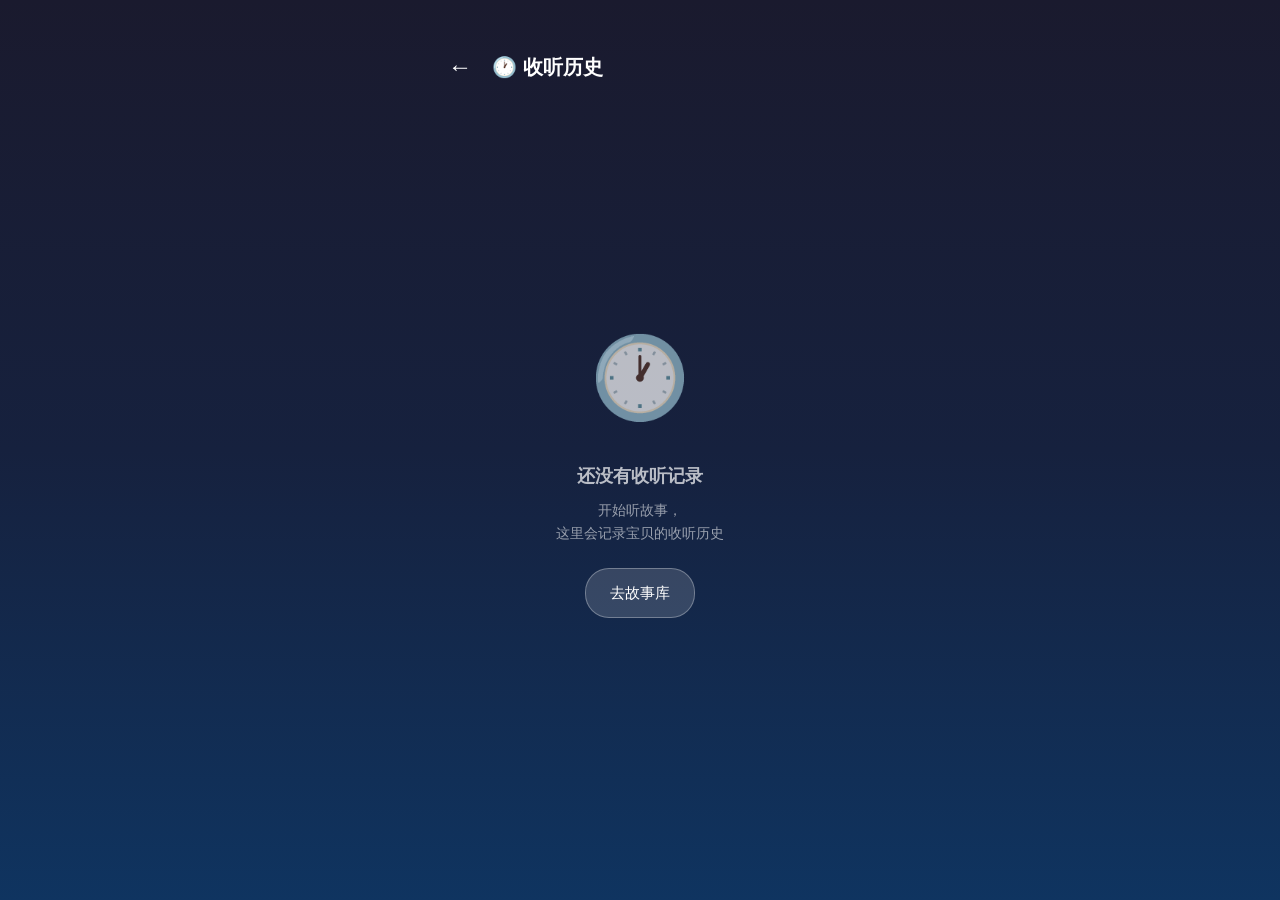
<file: history.html>
<!DOCTYPE html>
<html lang="zh-CN">
<head>
  <meta charset="UTF-8">
  <meta name="viewport" content="width=device-width, initial-scale=1.0, user-scalable=no">
  <title>收听历史 - 711故事屋</title>
  <link rel="stylesheet" href="css/common.css">
  <style>
    .page-header {
      display: flex;
      align-items: center;
      gap: 12px;
      padding: 20px;
      color: #fff;
    }
    
    .back-btn {
      font-size: 24px;
      text-decoration: none;
      color: #fff;
      padding: 8px;
    }
    
    .page-header h1 {
      font-size: 20px;
      font-weight: 700;
    }
    
    .clear-btn {
      margin-left: auto;
      font-size: 13px;
      color: rgba(255,255,255,0.7);
      background: none;
      border: none;
      cursor: pointer;
      padding: 8px;
    }
    
    .story-list {
      padding: 0 20px 100px;
    }
    
    .story-card {
      display: flex;
      align-items: center;
      gap: 16px;
      background: rgba(255,255,255,0.95);
      border-radius: 20px;
      padding: 16px;
      margin-bottom: 12px;
      box-shadow: 0 4px 20px rgba(0,0,0,0.1);
      text-decoration: none;
      color: #1a1a2e;
      transition: all 0.3s;
      border: 1px solid rgba(255,255,255,0.3);
    }
    
    .story-card:hover {
      transform: translateX(4px);
      box-shadow: 0 8px 30px rgba(0,0,0,0.15);
    }
    
    .story-emoji {
      font-size: 44px;
      min-width: 56px;
      height: 56px;
      display: flex;
      align-items: center;
      justify-content: center;
      background: linear-gradient(135deg, rgba(78,205,196,0.1), rgba(78,205,196,0.2));
      border-radius: 16px;
    }
    
    .story-info {
      flex: 1;
    }
    
    .story-title {
      font-size: 16px;
      font-weight: 600;
      margin-bottom: 4px;
    }
    
    .story-meta {
      font-size: 13px;
      color: #636e72;
    }
    
    .story-count {
      font-size: 12px;
      padding: 4px 10px;
      background: rgba(78,205,196,0.15);
      color: #4ECDC4;
      border-radius: 12px;
      font-weight: 600;
    }
    
    .story-arrow {
      font-size: 20px;
      color: #b2bec3;
    }
    
    .empty-state {
      text-align: center;
      padding: 100px 20px;
      color: rgba(255,255,255,0.7);
    }
    
    .empty-emoji {
      font-size: 80px;
      margin-bottom: 20px;
    }
    
    .empty-state h3 {
      font-size: 18px;
      margin-bottom: 8px;
    }
    
    .empty-state p {
      font-size: 14px;
      opacity: 0.8;
      margin-bottom: 24px;
    }
    
    .btn-outline {
      display: inline-block;
      padding: 12px 24px;
      background: rgba(255,255,255,0.15);
      border: 1px solid rgba(255,255,255,0.3);
      border-radius: 24px;
      color: #fff;
      text-decoration: none;
      font-size: 15px;
      transition: all 0.3s;
    }
    
    .btn-outline:hover {
      background: rgba(255,255,255,0.25);
    }
  </style>
</head>
<body>
  <div class="container">
    <div class="page-header">
      <a href="profile.html" class="back-btn">←</a>
      <h1>🕐 收听历史</h1>
      <button class="clear-btn" onclick="clearHistory()" id="clearBtn" style="display:none">清空</button>
    </div>
    
    <div class="story-list" id="historyList"></div>
    
    <div class="empty-state" id="emptyState" style="display:none">
      <div class="empty-emoji">🕐</div>
      <h3>还没有收听记录</h3>
      <p>开始听故事，<br>这里会记录宝贝的收听历史</p>
      <a href="library.html" class="btn-outline">去故事库</a>
    </div>
  </div>

  <script src="js/utils.js"></script>
  <script src="js/storage.js"></script>
  <script src="js/story-data.js"></script>
  <script>
    function render() {
      const history = StoryStore.getHistory(50);
      const list = document.getElementById('historyList');
      const empty = document.getElementById('emptyState');
      const clearBtn = document.getElementById('clearBtn');
      
      if (history.length === 0) {
        list.innerHTML = '';
        empty.style.display = 'block';
        clearBtn.style.display = 'none';
        return;
      }
      
      empty.style.display = 'none';
      clearBtn.style.display = 'block';
      
      list.innerHTML = history.map(h => {
        // 尝试从故事库获取完整信息
        const storyData = h.originalId ? StoryData.getById(h.originalId) : null;
        const emoji = storyData ? storyData.emoji : (h.emoji || '📖');
        const title = storyData ? storyData.title : (h.title || '未知故事');
        const category = storyData ? (storyData.category === 'bedtime' ? '睡前' : storyData.category === 'fairy' ? '童话' : storyData.category === 'fable' ? '寓言' : storyData.category === 'aesop' ? '寓言' : storyData.category === 'grimm' ? '格林' : storyData.category === 'andersen' ? '安徒生' : '故事') : '故事';
        const listenCount = h.listenCount || 1;
        
        return `
          <a href="reader.html?id=${h.originalId || h.id}&source=library" class="story-card">
            <div class="story-emoji">${emoji}</div>
            <div class="story-info">
              <div class="story-title">${title}</div>
              <div class="story-meta">${category} · 上次收听 ${formatDate(h.lastPlayedAt)}</div>
            </div>
            ${listenCount > 1 ? `<span class="story-count">听过${listenCount}次</span>` : ''}
            <span class="story-arrow">›</span>
          </a>
        `;
      }).join('');
    }
    
    function clearHistory() {
      if (confirm('确定清空所有收听历史吗？')) {
        // 清除历史记录（保留收藏和AI故事）
        const allStories = StoryStore.getAll();
        const keepStories = allStories.filter(s => s.favorite || !s.originalId);
        localStorage.setItem('story711_stories', JSON.stringify(keepStories));
        render();
      }
    }
    
    render();
  </script>
</body>
</html>
</file>
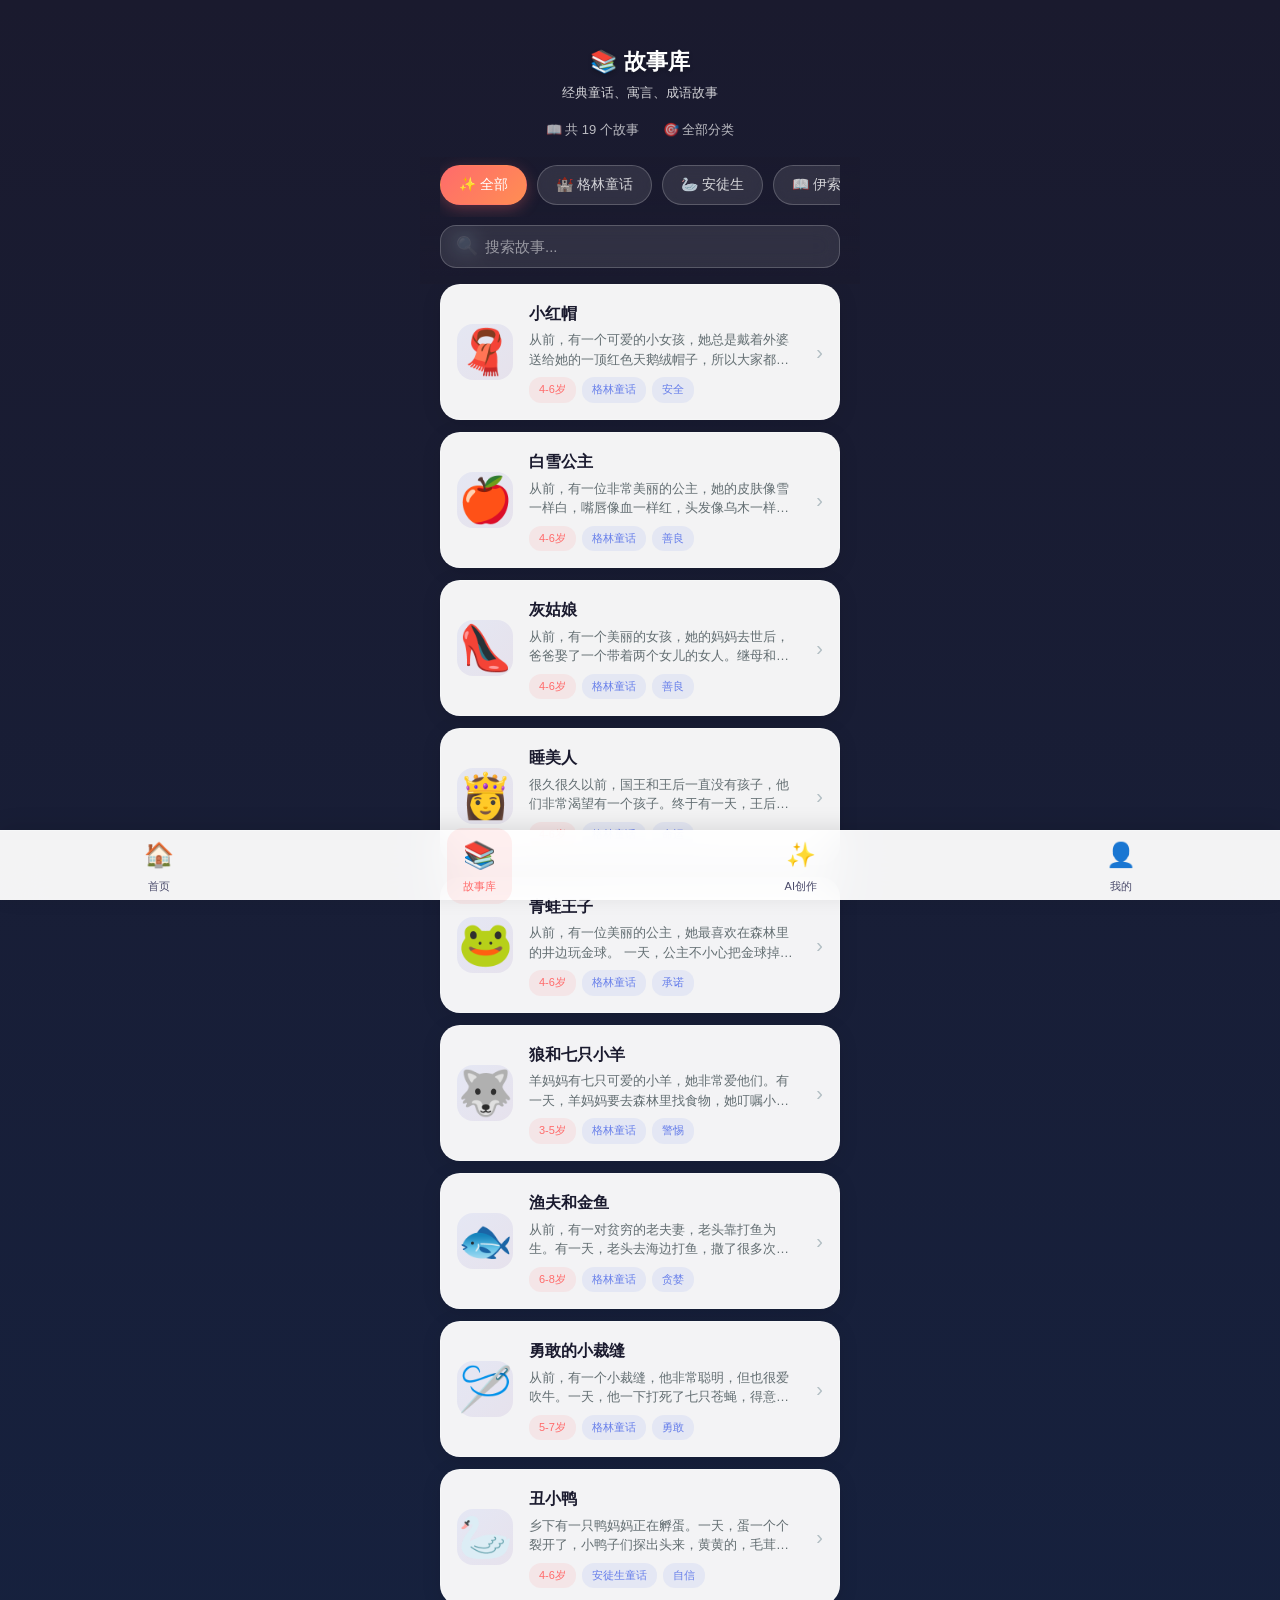
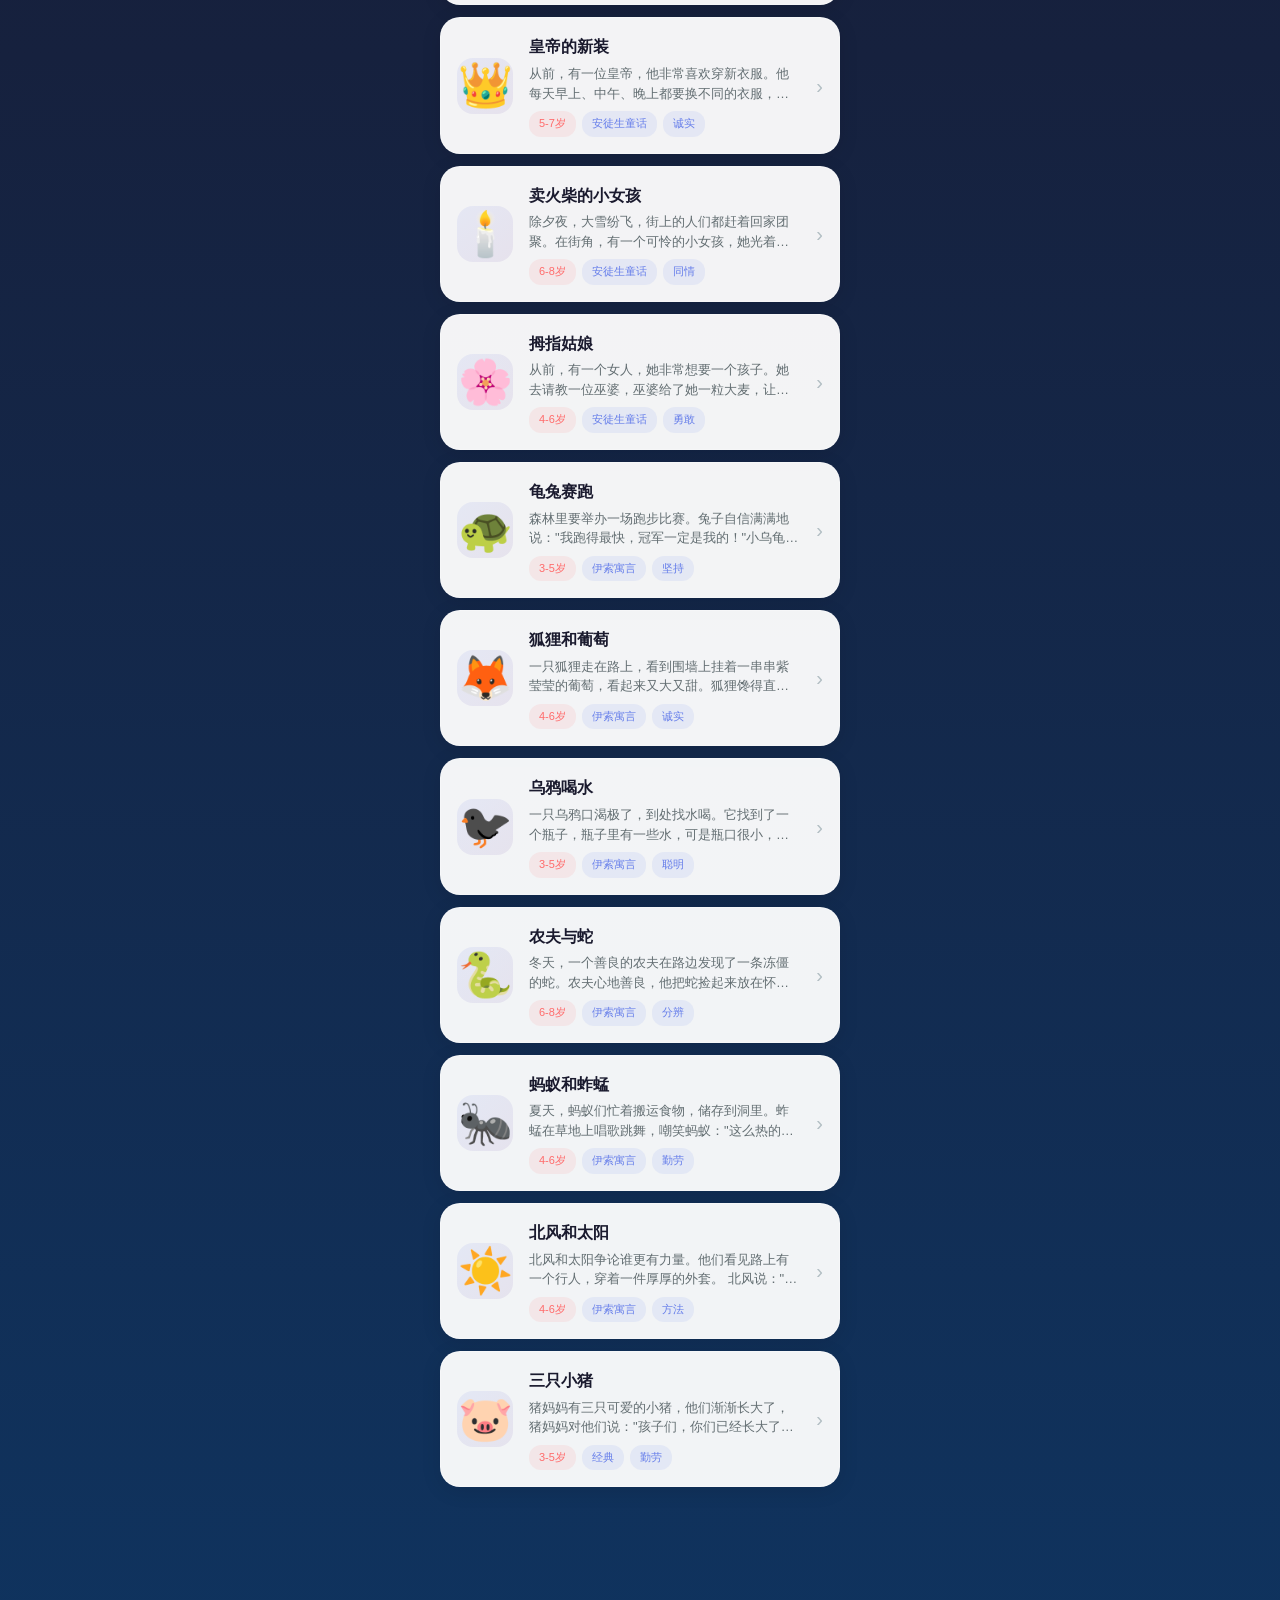
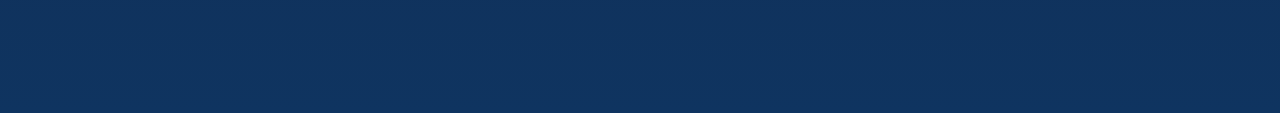
<file: library.html>
<!DOCTYPE html>
<html lang="zh-CN">
<head>
  <meta charset="UTF-8">
  <meta name="viewport" content="width=device-width, initial-scale=1.0, user-scalable=no">
  <title>故事库 - 711故事屋</title>
  <link rel="stylesheet" href="css/common.css">
  <style>
    .page-header {
      text-align: center;
      padding: 24px 0 16px;
      color: #fff;
    }
    
    .page-header h1 {
      font-size: 22px;
      font-weight: 700;
      text-shadow: 0 2px 4px rgba(0,0,0,0.2);
    }
    
    .page-header p {
      font-size: 13px;
      opacity: 0.8;
      margin-top: 4px;
    }
    
    .filter-bar { 
      padding: 0 20px 16px; 
      position: sticky; 
      top: 0; 
      z-index: 10;
      background: linear-gradient(180deg, rgba(26,26,46,0.95) 0%, rgba(26,26,46,0.8) 100%);
      backdrop-filter: blur(20px);
    }
    
    .category-tabs { 
      display: flex; 
      gap: 10px; 
      overflow-x: auto; 
      padding: 8px 0 12px;
      scrollbar-width: none;
    }
    
    .category-tabs::-webkit-scrollbar { display: none; }
    
    .tab-btn { 
      white-space: nowrap; 
      padding: 10px 18px; 
      border-radius: 24px; 
      border: 1px solid rgba(255,255,255,0.2);
      background: rgba(255,255,255,0.1);
      color: rgba(255,255,255,0.8);
      font-size: 14px; 
      cursor: pointer; 
      transition: all 0.3s;
      backdrop-filter: blur(10px);
    }
    
    .tab-btn.active { 
      background: linear-gradient(135deg, #FF6B6B, #FF8E53);
      color: #fff; 
      border-color: transparent;
      box-shadow: 0 4px 15px rgba(255,107,107,0.3);
    }
    
    .tab-btn:hover:not(.active) {
      background: rgba(255,255,255,0.2);
    }
    
    .search-box-wrapper {
      position: relative;
      margin-top: 8px;
    }
    
    .search-box { 
      width: 100%; 
      padding: 12px 16px 12px 44px; 
      border: 1px solid rgba(255,255,255,0.2);
      border-radius: 16px; 
      font-size: 15px; 
      background: rgba(255,255,255,0.1);
      backdrop-filter: blur(10px);
      color: #fff;
      box-sizing: border-box;
      transition: all 0.3s;
    }
    
    .search-box::placeholder {
      color: rgba(255,255,255,0.5);
    }
    
    .search-box:focus {
      outline: none;
      border-color: rgba(255,107,107,0.5);
      background: rgba(255,255,255,0.15);
    }
    
    .search-icon {
      position: absolute;
      left: 16px;
      top: 50%;
      transform: translateY(-50%);
      font-size: 18px;
      opacity: 0.6;
    }
    
    .story-list { 
      padding: 0 20px 100px; 
    }
    
    .story-card { 
      display: flex; 
      align-items: center;
      gap: 16px; 
      background: rgba(255,255,255,0.95); 
      border-radius: 20px; 
      padding: 16px; 
      margin-bottom: 12px; 
      box-shadow: 0 4px 20px rgba(0,0,0,0.1);
      cursor: pointer; 
      transition: all 0.3s;
      border: 1px solid rgba(255,255,255,0.3);
    }
    
    .story-card:hover {
      transform: translateX(4px);
      box-shadow: 0 8px 30px rgba(0,0,0,0.15);
    }
    
    .story-card:active { 
      transform: scale(0.98); 
    }
    
    .story-emoji { 
      font-size: 44px; 
      min-width: 56px;
      height: 56px;
      display: flex; 
      align-items: center; 
      justify-content: center;
      background: linear-gradient(135deg, rgba(102,126,234,0.1), rgba(118,75,162,0.1));
      border-radius: 16px;
    }
    
    .story-info { 
      flex: 1; 
    }
    
    .story-title { 
      font-size: 16px; 
      font-weight: 600; 
      color: #1a1a2e; 
      margin-bottom: 4px; 
    }
    
    .story-desc { 
      font-size: 13px; 
      color: #636e72; 
      line-height: 1.5; 
      margin-bottom: 8px; 
      display: -webkit-box; 
      -webkit-line-clamp: 2; 
      -webkit-box-orient: vertical; 
      overflow: hidden; 
    }
    
    .story-tags { 
      display: flex; 
      gap: 6px; 
      flex-wrap: wrap; 
    }
    
    .story-tag { 
      font-size: 11px; 
      padding: 4px 10px; 
      border-radius: 12px; 
      background: rgba(102,126,234,0.1);
      color: #667eea;
      font-weight: 500;
    }
    
    .story-tag.age {
      background: rgba(255,107,107,0.1);
      color: #FF6B6B;
    }
    
    .story-arrow {
      font-size: 20px;
      color: #b2bec3;
      transition: all 0.3s;
    }
    
    .story-card:hover .story-arrow {
      color: #FF6B6B;
      transform: translateX(4px);
    }
    
    .empty-state { 
      text-align: center; 
      padding: 80px 20px; 
      color: rgba(255,255,255,0.6); 
    }
    
    .empty-emoji { 
      font-size: 64px; 
      margin-bottom: 16px;
      opacity: 0.8;
    }
    
    .empty-state p {
      font-size: 15px;
    }
    
    .stats-summary {
      display: flex;
      justify-content: center;
      gap: 24px;
      padding: 0 20px 16px;
      color: rgba(255,255,255,0.7);
      font-size: 13px;
    }
    
    .stats-summary span {
      display: flex;
      align-items: center;
      gap: 6px;
    }
  </style>
</head>
<body>
  <div class="container">
    <div class="page-header">
      <h1>📚 故事库</h1>
      <p>经典童话、寓言、成语故事</p>
    </div>
    
    <div class="stats-summary" id="statsSummary"></div>

    <div class="filter-bar">
      <div class="category-tabs">
        <button class="tab-btn active" data-cat="all">✨ 全部</button>
        <button class="tab-btn" data-cat="grimm">🏰 格林童话</button>
        <button class="tab-btn" data-cat="andersen">🦢 安徒生</button>
        <button class="tab-btn" data-cat="aesop">📖 伊索寓言</button>
        <button class="tab-btn" data-cat="classic">⭐ 经典故事</button>
        <button class="tab-btn" data-cat="bedtime">🌙 睡前故事</button>
        <button class="tab-btn" data-cat="fable">🦊 寓言</button>
        <button class="tab-btn" data-cat="idiom">📚 成语</button>
      </div>
      <div class="search-box-wrapper">
        <span class="search-icon">🔍</span>
        <input class="search-box" type="text" placeholder="搜索故事..." id="searchInput">
      </div>
    </div>

    <div class="story-list" id="storyList"></div>
    <div class="empty-state" id="emptyState" style="display:none">
      <div class="empty-emoji">🔍</div>
      <p>没有找到相关故事</p>
    </div>
  </div>

  <nav class="nav-bar">
    <a href="index.html"><span class="icon">🏠</span>首页</a>
    <a href="library.html" class="active"><span class="icon">📚</span>故事库</a>
    <a href="create.html"><span class="icon">✨</span>AI创作</a>
    <a href="profile.html"><span class="icon">👤</span>我的</a>
  </nav>

  <script src="js/utils.js"></script>
  <script src="js/storage.js"></script>
  <script src="js/story-data.js"></script>
  <script>
    let allStories = StoryData.stories;
    let currentCat = 'all';
    let searchText = '';

    function renderStories() {
      let filtered = allStories;
      if (currentCat !== 'all') filtered = filtered.filter(s => s.category === currentCat);
      if (searchText) filtered = filtered.filter(s => s.title.includes(searchText) || (s.content && s.content.includes(searchText)));

      const list = document.getElementById('storyList');
      const empty = document.getElementById('emptyState');

      if (filtered.length === 0) {
        list.innerHTML = '';
        empty.style.display = 'block';
        return;
      }
      empty.style.display = 'none';

      list.innerHTML = filtered.map(s => `
        <div class="story-card" onclick="openStory('${s.id}','library')">
          <div class="story-emoji">${s.emoji || '📖'}</div>
          <div class="story-info">
            <div class="story-title">${s.title}</div>
            <div class="story-desc">${(s.content || '').substring(0, 60)}...</div>
            <div class="story-tags">
              <span class="story-tag age">${s.ageRange}岁</span>
              ${(s.tags || []).slice(0, 2).map(t => `<span class="story-tag">${t}</span>`).join('')}
            </div>
          </div>
          <span class="story-arrow">›</span>
        </div>
      `).join('');
      
      // 更新统计
      document.getElementById('statsSummary').innerHTML = `
        <span>📖 共 ${filtered.length} 个故事</span>
        <span>🎯 ${currentCat === 'all' ? '全部分类' : document.querySelector('.tab-btn.active').textContent}</span>
      `;
    }

    function openStory(id, source) {
      window.location.href = `reader.html?id=${id}&source=${source}`;
    }

    // 初始化渲染
    renderStories();

    // 分类切换
    document.querySelectorAll('.tab-btn').forEach(btn => {
      btn.addEventListener('click', function() {
        document.querySelectorAll('.tab-btn').forEach(b => b.classList.remove('active'));
        this.classList.add('active');
        currentCat = this.dataset.cat;
        renderStories();
      });
    });

    // 搜索
    document.getElementById('searchInput').addEventListener('input', function() {
      searchText = this.value.trim();
      renderStories();
    });
  </script>
</body>
</html>
</file>
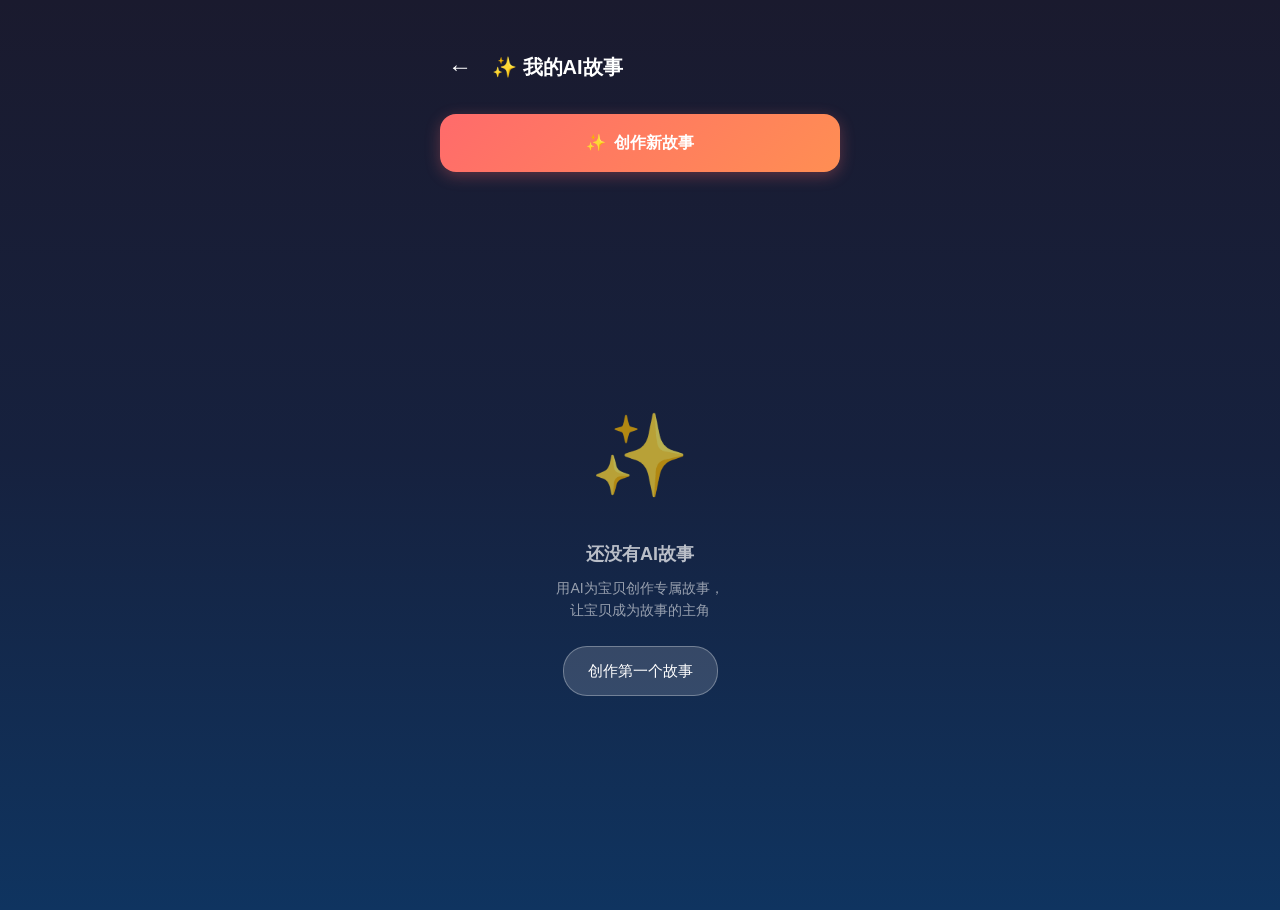
<file: my-stories.html>
<!DOCTYPE html>
<html lang="zh-CN">
<head>
  <meta charset="UTF-8">
  <meta name="viewport" content="width=device-width, initial-scale=1.0, user-scalable=no">
  <title>我的AI故事 - 711故事屋</title>
  <link rel="stylesheet" href="css/common.css">
  <style>
    .page-header {
      display: flex;
      align-items: center;
      gap: 12px;
      padding: 20px;
      color: #fff;
    }
    
    .back-btn {
      font-size: 24px;
      text-decoration: none;
      color: #fff;
      padding: 8px;
    }
    
    .page-header h1 {
      font-size: 20px;
      font-weight: 700;
    }
    
    .create-btn {
      display: flex;
      align-items: center;
      justify-content: center;
      gap: 8px;
      background: linear-gradient(135deg, #FF6B6B, #FF8E53);
      border-radius: 16px;
      padding: 16px;
      margin: 0 20px 20px;
      color: #fff;
      text-decoration: none;
      font-size: 16px;
      font-weight: 600;
      box-shadow: 0 4px 15px rgba(255,107,107,0.3);
      transition: all 0.3s;
    }
    
    .create-btn:hover {
      transform: translateY(-2px);
      box-shadow: 0 8px 25px rgba(255,107,107,0.4);
    }
    
    .story-list {
      padding: 0 20px 100px;
    }
    
    .story-card {
      display: flex;
      align-items: center;
      gap: 16px;
      background: rgba(255,255,255,0.95);
      border-radius: 20px;
      padding: 16px;
      margin-bottom: 12px;
      box-shadow: 0 4px 20px rgba(0,0,0,0.1);
      text-decoration: none;
      color: #1a1a2e;
      transition: all 0.3s;
      border: 1px solid rgba(255,255,255,0.3);
      position: relative;
    }
    
    .story-card:hover {
      transform: translateX(4px);
      box-shadow: 0 8px 30px rgba(0,0,0,0.15);
    }
    
    .story-emoji {
      font-size: 44px;
      min-width: 56px;
      height: 56px;
      display: flex;
      align-items: center;
      justify-content: center;
      background: linear-gradient(135deg, rgba(102,126,234,0.1), rgba(118,75,162,0.1));
      border-radius: 16px;
    }
    
    .story-info {
      flex: 1;
    }
    
    .story-title {
      font-size: 16px;
      font-weight: 600;
      margin-bottom: 4px;
    }
    
    .story-meta {
      font-size: 13px;
      color: #636e72;
    }
    
    .story-arrow {
      font-size: 20px;
      color: #b2bec3;
    }
    
    .ai-badge {
      position: absolute;
      top: 12px;
      right: 12px;
      font-size: 11px;
      padding: 4px 10px;
      background: linear-gradient(135deg, #FF6B6B, #FF8E53);
      color: #fff;
      border-radius: 12px;
      font-weight: 600;
    }
    
    .empty-state {
      text-align: center;
      padding: 100px 20px;
      color: rgba(255,255,255,0.7);
    }
    
    .empty-emoji {
      font-size: 80px;
      margin-bottom: 20px;
    }
    
    .empty-state h3 {
      font-size: 18px;
      margin-bottom: 8px;
    }
    
    .empty-state p {
      font-size: 14px;
      opacity: 0.8;
      margin-bottom: 24px;
    }
    
    .btn-outline {
      display: inline-block;
      padding: 12px 24px;
      background: rgba(255,255,255,0.15);
      border: 1px solid rgba(255,255,255,0.3);
      border-radius: 24px;
      color: #fff;
      text-decoration: none;
      font-size: 15px;
      transition: all 0.3s;
    }
    
    .btn-outline:hover {
      background: rgba(255,255,255,0.25);
    }
  </style>
</head>
<body>
  <div class="container">
    <div class="page-header">
      <a href="profile.html" class="back-btn">←</a>
      <h1>✨ 我的AI故事</h1>
    </div>
    
    <a href="create.html" class="create-btn">
      <span>✨</span> 创作新故事
    </a>
    
    <div class="story-list" id="storyList"></div>
    
    <div class="empty-state" id="emptyState" style="display:none">
      <div class="empty-emoji">✨</div>
      <h3>还没有AI故事</h3>
      <p>用AI为宝贝创作专属故事，<br>让宝贝成为故事的主角</p>
      <a href="create.html" class="btn-outline">创作第一个故事</a>
    </div>
  </div>

  <script src="js/utils.js"></script>
  <script src="js/storage.js"></script>
  <script>
    function render() {
      // 获取AI生成的故事（没有originalId的就是AI生成的）
      const aiStories = StoryStore.getAll().filter(s => !s.originalId);
      const list = document.getElementById('storyList');
      const empty = document.getElementById('emptyState');
      
      if (aiStories.length === 0) {
        list.innerHTML = '';
        empty.style.display = 'block';
        return;
      }
      
      empty.style.display = 'none';
      
      // 按创建时间倒序
      aiStories.sort((a, b) => (b.createdAt || 0) - (a.createdAt || 0));
      
      list.innerHTML = aiStories.map(s => `
        <a href="reader.html?storyId=${s.id}&source=ai" class="story-card">
          <span class="ai-badge">AI</span>
          <div class="story-emoji">${s.emoji || '✨'}</div>
          <div class="story-info">
            <div class="story-title">${s.title || '未命名故事'}</div>
            <div class="story-meta">创作于 ${formatDate(s.createdAt)} · ${s.childName || '未知宝贝'}</div>
          </div>
          <span class="story-arrow">›</span>
        </a>
      `).join('');
    }
    
    render();
  </script>
</body>
</html>
</file>
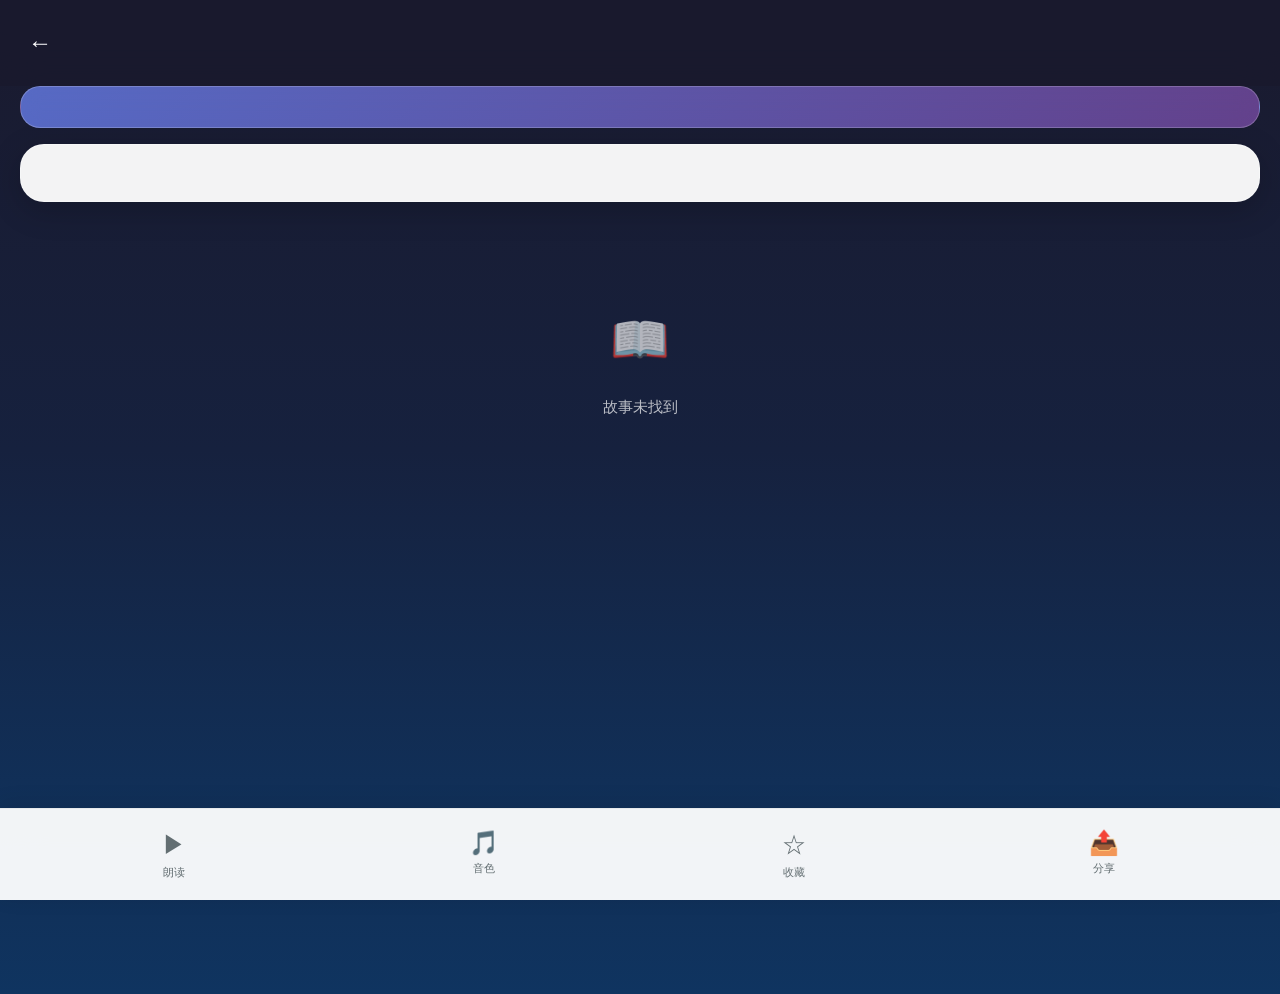
<file: reader.html>
<!DOCTYPE html>
<html lang="zh-CN">
<head>
  <meta charset="UTF-8">
  <meta name="viewport" content="width=device-width, initial-scale=1.0, user-scalable=no">
  <title>阅读 - 711故事屋</title>
  <link rel="stylesheet" href="css/common.css">
  <style>
    .reader-page { 
      min-height: 100vh; 
      background: linear-gradient(180deg, #1a1a2e 0%, #16213e 50%, #0f3460 100%);
      padding-bottom: 100px; 
    }
    
    .reader-header { 
      display: flex; 
      align-items: center; 
      padding: 16px 20px; 
      gap: 12px;
      position: sticky;
      top: 0;
      background: rgba(26,26,46,0.8);
      backdrop-filter: blur(20px);
      z-index: 10;
    }
    
    .back-btn { 
      font-size: 24px; 
      cursor: pointer; 
      text-decoration: none; 
      color: #fff;
      padding: 8px;
      border-radius: 12px;
      transition: all 0.3s;
    }
    
    .back-btn:hover {
      background: rgba(255,255,255,0.1);
    }
    
    .reader-title { 
      font-size: 18px; 
      font-weight: 700; 
      color: #fff; 
      flex: 1;
      white-space: nowrap;
      overflow: hidden;
      text-overflow: ellipsis;
    }

    .personal-card { 
      margin: 0 20px 16px; 
      padding: 20px; 
      border-radius: 20px; 
      color: #fff; 
      line-height: 1.8; 
      font-size: 15px;
      backdrop-filter: blur(10px);
      border: 1px solid rgba(255,255,255,0.2);
    }
    
    .opening-card { 
      background: linear-gradient(135deg, rgba(102,126,234,0.8) 0%, rgba(118,75,162,0.8) 100%);
    }
    
    .ending-card { 
      background: linear-gradient(135deg, rgba(255,107,107,0.8) 0%, rgba(255,142,83,0.8) 100%);
    }

    .story-content { 
      margin: 0 20px; 
      background: rgba(255,255,255,0.95); 
      border-radius: 24px; 
      padding: 28px; 
      box-shadow: 0 8px 32px rgba(0,0,0,0.2);
      border: 1px solid rgba(255,255,255,0.3);
    }
    
    .story-text { 
      font-size: 17px; 
      line-height: 2; 
      color: #1a1a2e; 
      white-space: pre-line; 
    }

    .control-bar { 
      position: fixed; 
      bottom: 0; 
      left: 0; 
      right: 0; 
      background: rgba(255,255,255,0.95); 
      backdrop-filter: blur(20px); 
      padding: 12px 20px; 
      padding-bottom: calc(12px + env(safe-area-inset-bottom)); 
      display: flex; 
      justify-content: space-around; 
      border-top: 1px solid rgba(0,0,0,0.05); 
      z-index: 100;
      box-shadow: 0 -4px 20px rgba(0,0,0,0.1);
    }
    
    .ctrl-btn { 
      display: flex; 
      flex-direction: column; 
      align-items: center; 
      gap: 4px; 
      background: none; 
      border: none; 
      cursor: pointer; 
      font-size: 24px; 
      color: #636e72; 
      padding: 8px 16px;
      border-radius: 12px;
      transition: all 0.3s;
    }
    
    .ctrl-btn:hover {
      background: rgba(102,126,234,0.1);
    }
    
    .ctrl-label { 
      font-size: 11px; 
      color: #636e72;
      font-weight: 500;
    }
    
    .ctrl-btn.active { 
      color: #FF6B6B; 
    }
    
    .ctrl-btn.active .ctrl-label { 
      color: #FF6B6B; 
    }

    .loading-state { 
      text-align: center; 
      padding: 100px 20px; 
      color: rgba(255,255,255,0.7);
      font-size: 15px;
    }
    
    .loading-state .spinner {
      font-size: 48px;
      animation: spin 2s linear infinite;
      display: block;
      margin-bottom: 16px;
    }
    
    @keyframes spin { 
      100% { transform: rotate(360deg); } 
    }

    /* 音色选择面板 */
    .voice-panel { 
      display: none; 
      position: fixed; 
      inset: 0; 
      background: rgba(0,0,0,0.6); 
      z-index: 200;
      backdrop-filter: blur(5px);
    }
    
    .voice-panel.show { 
      display: flex; 
      align-items: flex-end; 
    }
    
    .voice-sheet { 
      background: rgba(255,255,255,0.98); 
      border-radius: 24px 24px 0 0; 
      width: 100%; 
      max-height: 70vh; 
      overflow-y: auto; 
      padding: 24px; 
      padding-bottom: calc(24px + env(safe-area-inset-bottom));
      box-shadow: 0 -8px 40px rgba(0,0,0,0.3);
    }
    
    .voice-sheet-title { 
      font-size: 18px; 
      font-weight: 700; 
      margin-bottom: 20px; 
      display: flex; 
      justify-content: space-between; 
      align-items: center;
      color: #1a1a2e;
    }
    
    .voice-sheet-close { 
      font-size: 24px; 
      cursor: pointer; 
      color: #999; 
      background: none; 
      border: none;
      padding: 4px;
    }
    
    .voice-item { 
      padding: 16px; 
      border-radius: 16px; 
      margin-bottom: 8px; 
      cursor: pointer; 
      display: flex; 
      justify-content: space-between; 
      align-items: center; 
      transition: all 0.3s;
      background: #f8f9fa;
    }
    
    .voice-item:hover { 
      background: rgba(102,126,234,0.1);
    }
    
    .voice-item.selected { 
      background: rgba(255,107,107,0.1);
      border: 2px solid #FF6B6B;
    }
    
    .voice-item .vname { 
      font-size: 15px;
      font-weight: 600;
      color: #1a1a2e;
    }
    
    .voice-item .vdesc {
      font-size: 12px;
      color: #636e72;
      margin-top: 4px;
    }
    
    .voice-item .vcheck { 
      font-size: 20px;
      color: #FF6B6B;
    }
    
    .edge-tip {
      padding: 16px;
      margin-bottom: 16px;
      background: linear-gradient(135deg, rgba(102,126,234,0.1), rgba(118,75,162,0.1));
      border-radius: 16px;
      font-size: 13px;
      color: #667eea;
      border: 1px solid rgba(102,126,234,0.2);
    }
    
    .recommend-badge {
      background: linear-gradient(135deg, #FF6B6B, #FF8E53);
      color: #fff;
      padding: 4px 10px;
      border-radius: 12px;
      font-size: 11px;
      font-weight: 600;
      margin-left: 8px;
    }
  </style>
</head>
<body>
  <div class="reader-page">
    <div class="reader-header">
      <a class="back-btn" onclick="history.back()">←</a>
      <div class="reader-title" id="titleText"></div>
    </div>

    <div class="personal-card opening-card" id="openingCard"></div>

    <div class="story-content">
      <div class="story-text" id="storyText"></div>
    </div>

    <div class="personal-card ending-card" id="endingCard" style="display:none"></div>

    <div class="loading-state" id="loadingState">
      <span class="spinner">✨</span>
      <div>正在加载故事...</div>
    </div>

    <div class="control-bar">
      <button class="ctrl-btn" id="playBtn" onclick="toggleRead()">
        <span id="playIcon">▶</span>
        <span class="ctrl-label" id="playLabel">朗读</span>
      </button>
      <button class="ctrl-btn" onclick="showVoicePanel()">
        <span>🎵</span>
        <span class="ctrl-label">音色</span>
      </button>
      <button class="ctrl-btn" id="favBtn" onclick="toggleFav()">
        <span id="favIcon">☆</span>
        <span class="ctrl-label">收藏</span>
      </button>
      <button class="ctrl-btn" onclick="shareStory()">
        <span>📤</span>
        <span class="ctrl-label">分享</span>
      </button>
    </div>
  </div>

  <!-- 音色选择面板 -->
  <div class="voice-panel" id="voicePanel" onclick="if(event.target===this)hideVoicePanel()">
    <div class="voice-sheet">
      <div class="voice-sheet-title">
        <span>🎵 选择音色</span>
        <button class="voice-sheet-close" onclick="hideVoicePanel()">✕</button>
      </div>
      <div id="voiceList"></div>
    </div>
  </div>

  <script src="js/utils.js?v=4"></script>
  <script src="js/storage.js?v=4"></script>
  <script>
    // === INLINED personalize.js (fixed grammar) ===
    const Personalize = {
      categoryNames: {
        bedtime: '睡前', fairy: '童话', fable: '寓言', idiom: '成语',
        aesop: '寓言', grimm: '童话', andersen: '童话'
      },
      generateOpening(child, story) {
        if (!child) return '';
        const vars = this._buildVars(child, story);
        const categorySuffix = ['睡前', '童话', '寓言', '成语'].includes(vars.category) ? '' : '故事';
        return `亲爱的${vars.name}小朋友，今天${vars.timeGreeting}，要给你讲的是一个关于${vars.topic}的${vars.category}${categorySuffix}，故事的名字叫《${vars.title}》。准备好了吗？让我们一起来听吧！`;
      },
      generateEnding(child, story) {
        if (!child) return '';
        const vars = this._buildVars(child, story);
        return `故事讲完啦！这个故事告诉我们${vars.moral}。希望${vars.name}小朋友也能像故事里那样${vars.wish}。好啦，闭上小眼睛，做个甜甜的美梦吧。${vars.name}，晚安！🌙`;
      },
      _buildVars(child, story) {
        return {
          name: child.name || '小朋友',
          pronoun: child.gender === 'female' ? '她' : '他',
          timeGreeting: getTimeGreeting(),
          category: this.categoryNames[story.category] || story.category || '故事',
          topic: story.topic || '有趣',
          title: story.title || '',
          moral: story.moral || '要做一个好孩子',
          wish: story.wish || '健康快乐地成长'
        };
      }
    };
  </script>
  <script src="js/story-data.js?v=4"></script>
  <script>
    let story = null;
    let child = null;
    let isFav = false;
    let isPlaying = false;
    let storySource = 'library';
    let selectedVoice = null;
    let availableVoices = [];

    async function init() {
      const params = new URLSearchParams(window.location.search);
      const id = params.get('id');
      storySource = params.get('source') || 'library';
      const storyId = params.get('storyId');

      const allChildren = ChildStore.getAll();
      child = ChildStore.getDefault() || allChildren[0] || null;

      if (storySource === 'ai' && storyId) {
        story = StoryStore.get(storyId);
        if (story && story.childId) {
          child = ChildStore.get(story.childId) || child;
        }
      } else if (storySource === 'library') {
        story = StoryData.getById(id);
      }

      if (!story) {
        document.getElementById('loadingState').innerHTML = '<div style="font-size:48px;margin-bottom:16px">📖</div>故事未找到';
        return;
      }

      document.getElementById('loadingState').style.display = 'none';
      renderStory();
      initVoices();
    }

    function renderStory() {
      document.getElementById('titleText').textContent = story.title;

      // 个性化开头
      if (child) {
        let openingText;
        if (storySource === 'ai') {
          openingText = `亲爱的${child.name}，今晚的故事是专门为你准备的哦！在这个故事里，${child.name}是最厉害的小主角！准备好了吗？故事要开始啦！`;
        } else {
          openingText = Personalize.generateOpening(child, story);
        }
        document.getElementById('openingCard').textContent = openingText;
      } else {
        document.getElementById('openingCard').style.display = 'none';
      }

      // 整篇展示
      document.getElementById('storyText').textContent = story.content || '';

      // 结尾
      if (child) {
        let endingText;
        if (storySource === 'ai') {
          const tip = story.tip || '🌟 每个孩子都是独一无二的';
          endingText = `今天${child.name}的冒险结束啦！${tip}。${child.name}小朋友真棒！现在闭上眼睛，让星星守护你的梦乡。晚安，${child.name}！💫`;
        } else {
          endingText = Personalize.generateEnding(child, story);
        }
        document.getElementById('endingCard').textContent = endingText;
        document.getElementById('endingCard').style.display = 'block';
      }

      // 收藏状态
      const storyOrigId = story.originalId || story.id;
      const history = StoryStore.getAll();
      const saved = history.find(h => h.originalId === storyOrigId || h.id === storyOrigId);
      isFav = saved ? saved.favorite : (story.favorite || false);
      updateFavIcon();

      // 记录历史
      if (storySource === 'library') {
        StoryStore.addToHistory({ originalId: story.id, title: story.title, emoji: story.emoji, category: story.category });
      } else if (storySource === 'ai') {
        StoryStore.update(story.id, { lastPlayedAt: Date.now(), listenCount: (story.listenCount || 0) + 1 });
      }
    }

    // 推荐音色配置
    const RECOMMENDED_VOICES = [
      { name: "Microsoft Xiaoyi Online (Natural)", displayName: "晓伊", description: "温柔亲切，像幼儿园老师", isDefault: true },
      { name: "Microsoft Xiaoxiao Online (Natural)", displayName: "晓晓", description: "情绪表现力强，像大姐姐" },
      { name: "Microsoft Yunxi Online (Natural)", displayName: "云希", description: "沉稳爸爸声，安全感强" }
    ];

    function isEdgeBrowser() {
      return navigator.userAgent.includes('Edg') && !navigator.userAgent.includes('OPR');
    }

    function initVoices() {
      const loadVoices = () => {
        const allVoices = speechSynthesis.getVoices();
        
        for (const rec of RECOMMENDED_VOICES) {
          const found = allVoices.find(v => v.name === rec.name);
          if (found) {
            selectedVoice = found;
            break;
          }
        }
        
        if (!selectedVoice) {
          availableVoices = allVoices.filter(v => v.lang && v.lang.startsWith('zh'));
          if (availableVoices.length > 0) {
            selectedVoice = availableVoices[0];
          }
        }
        
        if (!selectedVoice) {
          availableVoices = allVoices;
          selectedVoice = availableVoices[0] || null;
        }
      };
      
      loadVoices();
      speechSynthesis.onvoiceschanged = loadVoices;
    }

    function showVoicePanel() {
      const list = document.getElementById('voiceList');
      const isEdge = isEdgeBrowser();
      
      if (availableVoices.length === 0) {
        list.innerHTML = `
          <div style="padding:40px;text-align:center;color:#999">
            <div style="font-size:48px;margin-bottom:16px">🎙️</div>
            <div style="font-weight:600;margin-bottom:8px;color:#1a1a2e">暂无可用音色</div>
            <div style="font-size:13px;color:#636e72;margin-bottom:20px">
              推荐使用 <b>Microsoft Edge</b> 浏览器<br>
              可获得晓伊、晓晓、云希三款哄娃音色
            </div>
          </div>`;
      } else {
        const voicesHtml = availableVoices.map((v, i) => {
          const rec = RECOMMENDED_VOICES.find(r => r.name === v.name);
          const isRecommended = !!rec;
          const displayName = rec ? rec.displayName : v.name;
          const desc = rec ? rec.description : (v.lang || '未知语言');
          
          return `<div class="voice-item ${selectedVoice && selectedVoice.name === v.name ? 'selected' : ''}" onclick="pickVoice(${i})">
            <div>
              <div class="vname">${displayName}${isRecommended ? '<span class="recommend-badge">推荐</span>' : ''}</div>
              <div class="vdesc">${desc}</div>
            </div>
            <span class="vcheck">${selectedVoice && selectedVoice.name === v.name ? '✓' : ''}</span>
          </div>`;
        }).join('');
        
        const edgeTip = isEdge ? '' : `
          <div class="edge-tip">
            💡 <b>提示：</b>使用 Microsoft Edge 浏览器可获得晓伊、晓晓、云希等更高质量的哄娃音色
          </div>`;
        
        list.innerHTML = edgeTip + voicesHtml;
      }
      document.getElementById('voicePanel').classList.add('show');
    }

    function hideVoicePanel() {
      document.getElementById('voicePanel').classList.remove('show');
    }

    function pickVoice(idx) {
      selectedVoice = availableVoices[idx];
      Settings.set('voiceName', selectedVoice.name);
      hideVoicePanel();
    }

    // Web Speech API 朗读
    let currentUtterance = null;
    let isCancelled = false;
    
    function toggleRead() {
      if (isPlaying) {
        isCancelled = true;
        speechSynthesis.cancel();
        isPlaying = false;
        document.getElementById('playIcon').textContent = '▶';
        document.getElementById('playLabel').textContent = '朗读';
        return;
      }
      
      if (!window.speechSynthesis) {
        alert('您的浏览器不支持朗读功能，请使用 Edge 或 Chrome 浏览器');
        return;
      }
      
      speechSynthesis.cancel();
      isCancelled = false;
      
      let text = '';
      if (child) {
        if (storySource === 'ai') {
          text += `亲爱的${child.name}，今晚的故事是专门为你准备的哦！准备好了吗？故事要开始啦！`;
        } else {
          text += Personalize.generateOpening(child, story);
        }
        text += '。';
      }
      text += story.content || '';
      if (child) {
        if (storySource === 'ai') {
          const tip = story.tip || '每个孩子都是独一无二的';
          text += `。今天${child.name}的冒险结束啦！${tip}。${child.name}小朋友真棒！晚安！`;
        } else {
          text += '。' + Personalize.generateEnding(child, story);
        }
      }

      text = text.replace(/\n+/g, '。').replace(/。+/g, '。').replace(/^\s+|\s+$/g, '');
      if (!text) {
        alert('没有可朗读的内容');
        return;
      }

      currentUtterance = new SpeechSynthesisUtterance(text);
      currentUtterance.lang = 'zh-CN';
      currentUtterance.rate = 0.8;
      currentUtterance.pitch = 0.9;
      if (selectedVoice) currentUtterance.voice = selectedVoice;
      
      currentUtterance.onstart = () => {
        isPlaying = true;
        document.getElementById('playIcon').textContent = '⏸';
        document.getElementById('playLabel').textContent = '暂停';
      };
      
      currentUtterance.onend = () => { 
        isPlaying = false; 
        currentUtterance = null;
        document.getElementById('playIcon').textContent = '▶'; 
        document.getElementById('playLabel').textContent = '朗读';
      };
      
      currentUtterance.onerror = (e) => { 
        if (isCancelled || e.error === 'canceled' || e.error === 'interrupted') {
          isCancelled = false;
          return;
        }
        isPlaying = false; 
        currentUtterance = null;
        document.getElementById('playIcon').textContent = '▶'; 
        document.getElementById('playLabel').textContent = '朗读';
      };
      
      setTimeout(() => {
        try {
          speechSynthesis.speak(currentUtterance);
        } catch(err) {
          alert('启动朗读失败，请使用 Edge 浏览器获得最佳体验');
        }
      }, 100);
    }

    function toggleFav() {
      isFav = !isFav;
      const storyOrigId = story.originalId || story.id;
      if (storySource === 'ai') {
        StoryStore.update(story.id, { favorite: isFav });
      } else {
        StoryStore.setFavorite(storyOrigId, isFav);
      }
      updateFavIcon();
    }
    
    function updateFavIcon() {
      document.getElementById('favIcon').textContent = isFav ? '⭐' : '☆';
      document.getElementById('favBtn').classList.toggle('active', isFav);
    }

    function shareStory() {
      if (navigator.share) {
        navigator.share({ title: story.title, text: `来听711故事屋的《${story.title}》`, url: window.location.href });
      } else {
        navigator.clipboard.writeText(window.location.href).then(() => alert('链接已复制！'));
      }
    }

    init();
  </script>
</body>
</html>
</file>
<file: css/common.css>
:root {
  /* 温暖睡前配色 - 2025趋势 */
  --bg-gradient: linear-gradient(180deg, #1a1a2e 0%, #16213e 50%, #0f3460 100%);
  --bg-soft: linear-gradient(135deg, #667eea 0%, #764ba2 100%);
  --card-bg: rgba(255,255,255,0.95);
  --card-bg-dark: rgba(30,30,50,0.95);
  --card-shadow: 0 8px 32px rgba(0,0,0,0.2);
  --card-shadow-hover: 0 12px 40px rgba(0,0,0,0.25);
  --text-primary: #1a1a2e;
  --text-secondary: #4a4a6a;
  --text-light: #fff;
  
  /* 主色调 - 温暖渐变 */
  --accent: #FF6B6B;
  --accent2: #FF8E53;
  --accent-gradient: linear-gradient(135deg, #FF6B6B 0%, #FF8E53 100%);
  
  /* 辅助色 */
  --success: #4ECDC4;
  --warning: #FFE66D;
  --purple: #A855F7;
  --blue: #667eea;
  
  --radius: 24px;
  --radius-sm: 16px;
  --nav-height: 70px;
  
  /* 动画 */
  --transition: all 0.3s cubic-bezier(0.4, 0, 0.2, 1);
}
[data-theme="dark"] {
  --card-bg: #2d2d3f;
  --card-shadow: 0 4px 15px rgba(0,0,0,0.3);
  --text-primary: #f0f0f0;
  --text-secondary: #b0b0c0;
}
* { margin: 0; padding: 0; box-sizing: border-box; }

body {
  font-family: -apple-system, BlinkMacSystemFont, 'Segoe UI', 'PingFang SC', 'Microsoft YaHei', sans-serif;
  background: var(--bg-gradient);
  min-height: 100vh;
  color: var(--text-primary);
  padding-bottom: calc(var(--nav-height) + 24px);
  line-height: 1.6;
  -webkit-font-smoothing: antialiased;
}

.container {
  max-width: 480px;
  margin: 0 auto;
  padding: 20px;
}

/* 玻璃拟态卡片 */
.card {
  background: var(--card-bg);
  border-radius: var(--radius);
  box-shadow: var(--card-shadow);
  padding: 24px;
  margin-bottom: 20px;
  backdrop-filter: blur(10px);
  border: 1px solid rgba(255,255,255,0.2);
  transition: var(--transition);
}

.card:hover {
  box-shadow: var(--card-shadow-hover);
  transform: translateY(-2px);
}

/* 按钮升级 */
.btn {
  display: inline-flex;
  align-items: center;
  justify-content: center;
  gap: 8px;
  padding: 14px 32px;
  border: none;
  border-radius: 30px;
  background: var(--accent-gradient);
  color: #fff;
  font-size: 16px;
  font-weight: 600;
  cursor: pointer;
  transition: var(--transition);
  box-shadow: 0 4px 15px rgba(255,107,107,0.3);
}

.btn:hover { 
  transform: translateY(-2px);
  box-shadow: 0 8px 25px rgba(255,107,107,0.4);
}

.btn:active {
  transform: translateY(0) scale(0.98);
}

.btn-danger { 
  background: linear-gradient(135deg, #e74c3c, #c0392b);
  box-shadow: 0 4px 15px rgba(231,76,60,0.3);
}

.btn-block { 
  display: flex; 
  width: 100%; 
}

/* Header - 沉浸式 */
.header { 
  text-align: center; 
  padding: 32px 0 24px; 
  color: var(--text-light);
  position: relative;
}

.header::before {
  content: '✨';
  position: absolute;
  top: 20px;
  left: 20%;
  font-size: 20px;
  opacity: 0.6;
  animation: twinkle 2s infinite;
}

.header::after {
  content: '🌙';
  position: absolute;
  top: 16px;
  right: 15%;
  font-size: 24px;
  opacity: 0.8;
  animation: float 3s ease-in-out infinite;
}

@keyframes twinkle {
  0%, 100% { opacity: 0.4; transform: scale(1); }
  50% { opacity: 1; transform: scale(1.2); }
}

@keyframes float {
  0%, 100% { transform: translateY(0); }
  50% { transform: translateY(-8px); }
}

.header .logo { 
  font-size: 48px; 
  margin-bottom: 8px;
  filter: drop-shadow(0 4px 8px rgba(0,0,0,0.2));
}

.header h1 { 
  font-size: 26px; 
  font-weight: 700; 
  margin-top: 4px;
  text-shadow: 0 2px 4px rgba(0,0,0,0.2);
  letter-spacing: 1px;
}

.header .subtitle {
  font-size: 14px;
  opacity: 0.85;
  margin-top: 6px;
  font-weight: 400;
}

/* Child badge - 玻璃拟态 */
.child-badge {
  display: inline-flex; 
  align-items: center; 
  gap: 8px;
  background: rgba(255,255,255,0.15); 
  backdrop-filter: blur(10px);
  border-radius: 24px;
  padding: 10px 20px; 
  color: #fff; 
  text-decoration: none;
  font-size: 15px; 
  margin-top: 16px;
  border: 1px solid rgba(255,255,255,0.2);
  transition: var(--transition);
}

.child-badge:hover {
  background: rgba(255,255,255,0.25);
  transform: translateY(-2px);
}

.child-badge .avatar {
  font-size: 24px;
}

/* Feature grid - 新拟态风格 */
.feature-grid { 
  display: grid; 
  grid-template-columns: 1fr 1fr; 
  gap: 16px;
  margin-top: 8px;
}

.feature-card {
  background: var(--card-bg); 
  border-radius: var(--radius-sm); 
  padding: 24px 16px; 
  text-align: center;
  text-decoration: none; 
  color: var(--text-primary);
  transition: var(--transition);
  position: relative;
  overflow: hidden;
  border: 1px solid rgba(255,255,255,0.3);
}

.feature-card::before {
  content: '';
  position: absolute;
  top: 0;
  left: 0;
  right: 0;
  height: 4px;
  background: var(--accent-gradient);
  opacity: 0;
  transition: opacity 0.3s;
}

.feature-card:hover { 
  transform: translateY(-4px);
  box-shadow: var(--card-shadow-hover);
}

.feature-card:hover::before {
  opacity: 1;
}

.feature-card .icon { 
  font-size: 40px; 
  margin-bottom: 12px;
  display: block;
  transition: transform 0.3s;
}

.feature-card:hover .icon {
  transform: scale(1.1);
}

.feature-card h3 { 
  font-size: 16px; 
  font-weight: 600;
  margin: 0 0 6px; 
}

.feature-card p { 
  font-size: 12px; 
  color: var(--text-secondary);
  line-height: 1.5;
}

.feature-card.coming-soon { 
  opacity: 0.6;
  background: rgba(255,255,255,0.7);
}

.feature-card.coming-soon .icon {
  filter: grayscale(0.5);
}

/* 特色卡片颜色 */
.feature-card:nth-child(1) { border-top: 3px solid #4ECDC4; }
.feature-card:nth-child(2) { border-top: 3px solid #FF6B6B; }
.feature-card:nth-child(3) { border-top: 3px solid #A855F7; }
.feature-card:nth-child(4) { border-top: 3px solid #FFE66D; }

/* Section */
.section-title {
  color: var(--text-light); 
  font-size: 18px; 
  font-weight: 700;
  margin: 28px 0 16px; 
  display: flex; 
  align-items: center; 
  gap: 8px;
  text-shadow: 0 2px 4px rgba(0,0,0,0.2);
}

/* Story card - 玻璃拟态 */
.story-card {
  display: flex; 
  align-items: center; 
  gap: 16px;
  background: var(--card-bg); 
  border-radius: var(--radius-sm);
  box-shadow: var(--card-shadow); 
  padding: 16px; 
  margin-bottom: 12px;
  text-decoration: none; 
  color: var(--text-primary);
  transition: var(--transition);
  border: 1px solid rgba(255,255,255,0.2);
}

.story-card:hover {
  transform: translateX(4px);
  box-shadow: var(--card-shadow-hover);
}

.story-card .thumb { 
  font-size: 40px; 
  flex-shrink: 0;
  width: 56px;
  height: 56px;
  display: flex;
  align-items: center;
  justify-content: center;
  background: linear-gradient(135deg, rgba(102,126,234,0.1), rgba(118,75,162,0.1));
  border-radius: 16px;
}

.story-card .info { flex: 1; }
.story-card .info h4 { 
  font-size: 15px; 
  font-weight: 600;
  margin-bottom: 4px;
}

.story-card .info p { 
  font-size: 13px; 
  color: var(--text-secondary);
}

.story-card .arrow {
  color: var(--text-secondary);
  font-size: 20px;
  opacity: 0.5;
  transition: opacity 0.3s;
}

.story-card:hover .arrow {
  opacity: 1;
}

/* Nav bar - 玻璃拟态 */
.nav-bar {
  position: fixed; 
  bottom: 0; 
  left: 0; 
  right: 0;
  height: var(--nav-height);
  background: rgba(255,255,255,0.95);
  backdrop-filter: blur(20px);
  box-shadow: 0 -4px 20px rgba(0,0,0,0.1);
  display: flex; 
  justify-content: space-around; 
  align-items: center;
  z-index: 100;
  border-top: 1px solid rgba(255,255,255,0.3);
  padding-bottom: env(safe-area-inset-bottom);
}

.nav-bar a {
  display: flex; 
  flex-direction: column; 
  align-items: center;
  text-decoration: none; 
  color: var(--text-secondary);
  font-size: 11px; 
  gap: 4px; 
  transition: var(--transition);
  padding: 8px 16px;
  border-radius: 16px;
}

.nav-bar a .icon { 
  font-size: 24px; 
  transition: transform 0.3s;
}

.nav-bar a:hover .icon {
  transform: scale(1.1);
}

.nav-bar a.active { 
  color: var(--accent);
  background: rgba(255,107,107,0.1);
}

.nav-bar a.active .icon {
  transform: scale(1.1);
}

/* Tip */
.no-child-tip {
  display: none; background: rgba(255,255,255,0.15);
  border-radius: 12px; padding: 14px; text-align: center;
  color: #fff; margin-bottom: 16px;
}
.no-child-tip a { color: #ffd700; text-decoration: underline; }

/* Profile page */
.child-list-card {
  display: flex; align-items: center; gap: 12px;
  cursor: pointer; transition: transform .2s;
}
.child-list-card:hover { transform: translateY(-2px); }
.child-list-card .avatar { font-size: 36px; }
.child-list-card .meta h3 { font-size: 16px; }
.child-list-card .meta p { font-size: 13px; color: var(--text-secondary); }
.tag { display: inline-block; padding: 4px 10px; border-radius: 12px; font-size: 12px; background: rgba(102,126,234,0.15); color: var(--accent); margin: 2px; }

/* Form */
.form-group { margin-bottom: 16px; }
.form-group label { display: block; font-size: 14px; margin-bottom: 6px; color: var(--text-secondary); }
.form-group input, .form-group select {
  width: 100%; padding: 10px 14px; border: 1px solid #ddd;
  border-radius: 12px; font-size: 15px; background: var(--card-bg); color: var(--text-primary);
}
.gender-select { display: flex; gap: 10px; }
.gender-option {
  flex: 1; padding: 12px; border-radius: 12px; border: 2px solid #ddd;
  text-align: center; cursor: pointer; font-size: 20px; transition: border-color .2s;
}
.gender-option.selected { border-color: var(--accent); background: rgba(102,126,234,0.1); }
.tags-grid { display: flex; flex-wrap: wrap; gap: 8px; }
.tag-option {
  padding: 8px 14px; border-radius: 16px; border: 2px solid #ddd;
  cursor: pointer; font-size: 13px; transition: all .2s;
}
.tag-option.selected { border-color: var(--accent); background: rgba(102,126,234,0.15); color: var(--accent); }
.form-actions { display: flex; gap: 10px; margin-top: 20px; }
.form-actions .btn { flex: 1; }

/* Modal overlay */
.modal-overlay {
  display: none; position: fixed; inset: 0; background: rgba(0,0,0,0.5);
  z-index: 200; justify-content: center; align-items: flex-end;
}
.modal-overlay.show { display: flex; }
.modal-content {
  background: var(--card-bg); border-radius: 20px 20px 0 0;
  width: 100%; max-width: 600px; padding: 24px;
  max-height: 85vh; overflow-y: auto;
}
</file>
